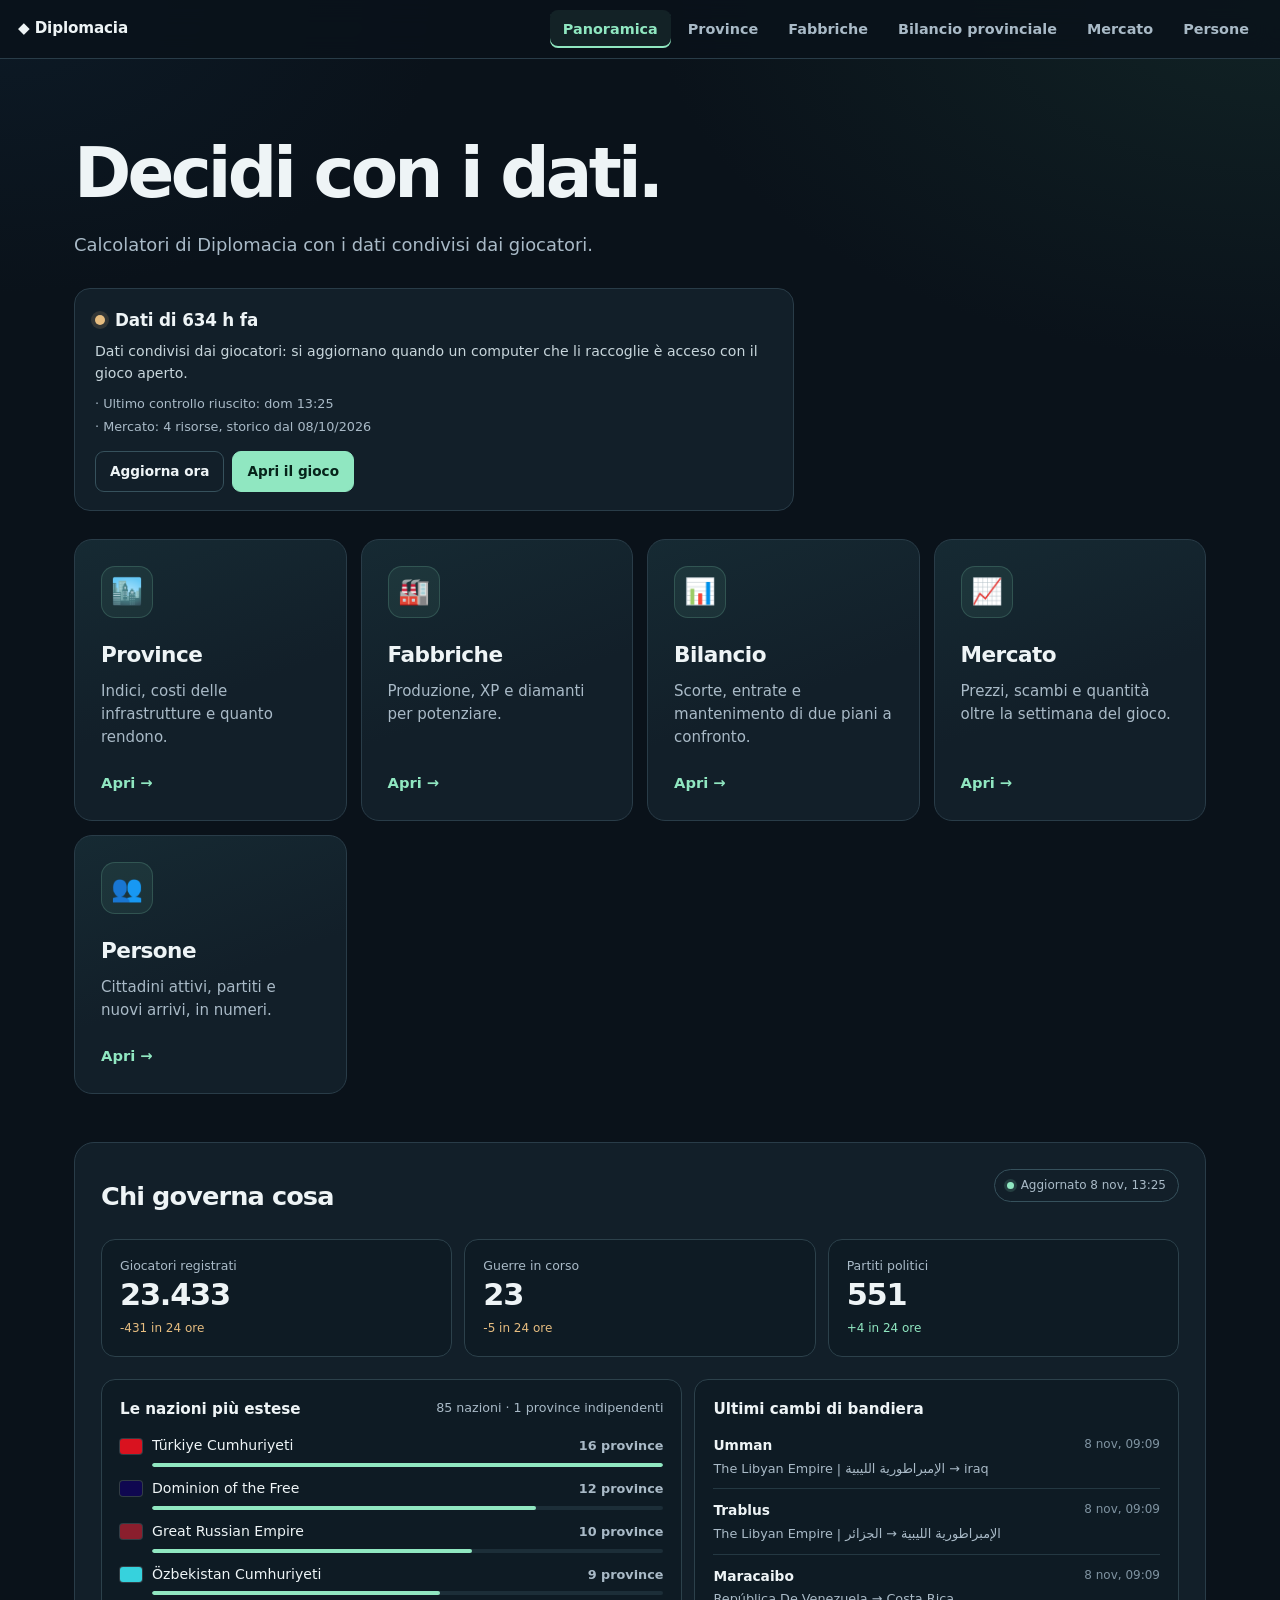
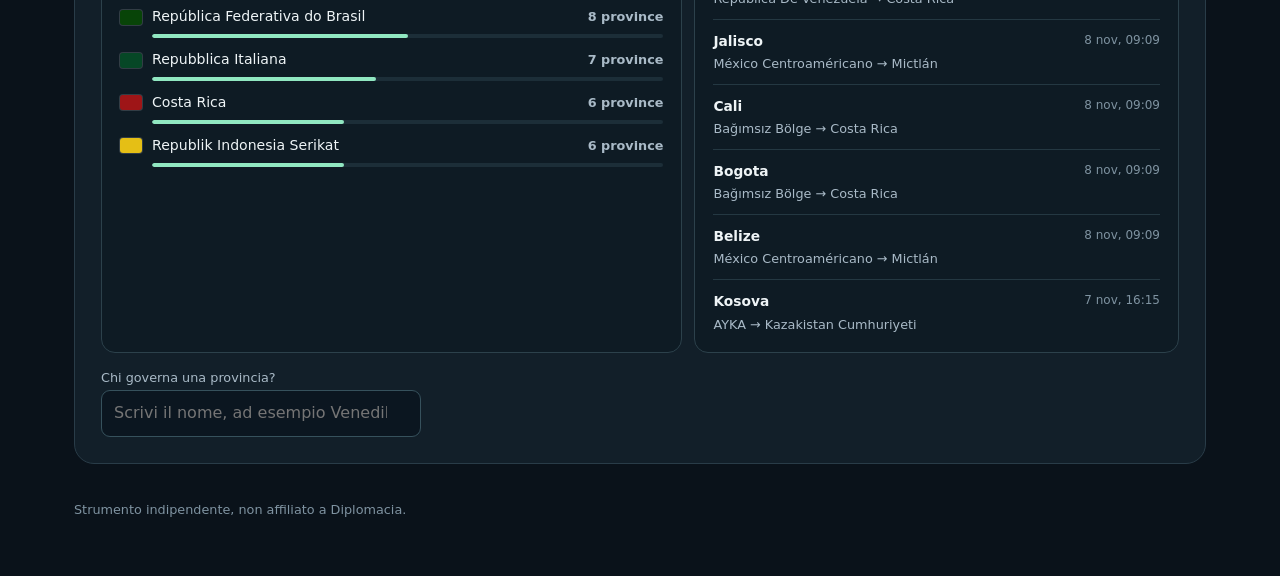
<file: index.html>
<!doctype html>
<html lang="it"><head><meta charset="utf-8"><meta name="viewport" content="width=device-width,initial-scale=1"><meta name="theme-color" content="#0a121a"><title>Diplomacia Calcolatori</title><link rel="stylesheet" href="unified.css"><link rel="stylesheet" href="collector.css"><style>
*{box-sizing:border-box}body{margin:0;background:var(--dip-glow) no-repeat var(--dip-bg);color:var(--dip-text);font-size:16px;line-height:1.55}.wrap{max-width:1180px;margin:auto;padding:64px 24px 56px}h1{font-size:clamp(2.4rem,5.4vw,4.4rem);line-height:1.06;margin:14px 0 20px;letter-spacing:-.055em;font-weight:750}h1 em{font-style:normal;color:var(--dip-accent)}.eyebrow{color:var(--dip-accent);text-transform:uppercase;letter-spacing:.16em;font-size:.7rem;font-weight:750}.lead{font-size:1.12rem;line-height:1.65;color:var(--dip-soft);max-width:640px;margin:0}.grid{display:grid;grid-template-columns:repeat(auto-fit,minmax(230px,1fr));gap:14px;margin-top:28px}.card{position:relative;display:flex;flex-direction:column;min-height:200px;padding:26px;border:1px solid var(--dip-line);border-radius:18px;background:linear-gradient(160deg,#162a33,var(--dip-panel) 55%);text-decoration:none;color:inherit;overflow:hidden}.card::after{content:"";position:absolute;inset:0 0 auto;height:2px;background:linear-gradient(90deg,var(--dip-accent),transparent);opacity:0;transition:opacity .2s}.card:hover,.card:focus-visible{border-color:#4c736c;outline:none}.card:hover::after,.card:focus-visible::after{opacity:1}.card:focus-visible{box-shadow:0 0 0 2px var(--dip-accent)}.icon{display:grid;place-items:center;width:52px;height:52px;border-radius:14px;background:#90e7c112;border:1px solid #90e7c12e;font-size:1.6rem}.card h2{margin:20px 0 8px;font-size:1.35rem;letter-spacing:-.025em}.card p{color:var(--dip-soft);margin:0;font-size:.94rem}.card strong{margin-top:auto;padding-top:22px;color:var(--dip-accent);font-size:.92rem;font-weight:650}.card strong span{display:inline-block;transition:transform .2s}.card:hover strong span{transform:translateX(4px)}.note{display:grid;gap:4px;margin-top:22px;border:1px solid var(--dip-line);border-radius:14px;padding:16px 20px;background:var(--dip-panel-2);color:var(--dip-soft);font-size:.88rem}.note p{margin:0}.note strong{color:var(--dip-text)}#shared-status{color:var(--dip-accent)}footer{margin-top:36px;color:#7f93a1;font-size:.8rem}.after{text-align:center}.world{margin-top:48px;padding:26px;border:1px solid var(--dip-line);border-radius:20px;background:var(--dip-panel)}.world-head{display:flex;justify-content:space-between;align-items:flex-start;gap:16px;flex-wrap:wrap}.world h2{margin:8px 0 0;font-size:1.6rem;letter-spacing:-.035em}.world h3{margin:0 0 14px;font-size:.95rem;display:flex;justify-content:space-between;gap:8px}.world h3 small{color:var(--dip-soft);font-weight:500}.pill{font-size:.75rem;color:var(--dip-soft);border:1px solid var(--dip-line-2);border-radius:999px;padding:6px 12px;white-space:nowrap}.pill::before{content:"";display:inline-block;width:7px;height:7px;margin-right:7px;border-radius:50%;background:var(--dip-accent);box-shadow:0 0 0 3px #90e7c126}.world-stats{display:grid;grid-template-columns:repeat(3,minmax(0,1fr));gap:12px;margin:22px 0}.wtile{padding:16px 18px;border:1px solid #2c414b;border-radius:14px;background:var(--dip-panel-2)}.wtile small{display:block;color:var(--dip-soft);font-size:.78rem}.wtile strong{display:block;font-size:1.9rem;letter-spacing:-.04em;line-height:1.3;font-variant-numeric:tabular-nums}.delta{font-size:.75rem;color:var(--dip-soft)}.delta.up{color:var(--dip-accent)}.delta.down{color:var(--dip-gold)}.world-cols{display:grid;grid-template-columns:1.2fr 1fr;gap:12px}.world-box{padding:18px;border:1px solid #2c414b;border-radius:14px;background:var(--dip-panel-2);min-width:0}.world ol,.world ul{list-style:none;margin:0;padding:0;display:grid;gap:11px}.nrow{display:flex;align-items:center;gap:10px;font-size:.88rem}.nname{flex:1;min-width:0;overflow:hidden;text-overflow:ellipsis;white-space:nowrap}.nrow b{font-weight:600;color:var(--dip-soft);font-size:.8rem;font-variant-numeric:tabular-nums;white-space:nowrap}.nbar{height:4px;margin:6px 0 0 32px;border-radius:4px;background:#1c2e38;overflow:hidden}.nbar span{display:block;height:100%;border-radius:4px;background:var(--dip-accent)}.flag{width:22px;height:15px;flex:none;border-radius:3px;object-fit:cover;box-shadow:0 0 0 1px #ffffff26;background:#2c414b}.flag.dot{display:inline-block}#world-changes li{display:grid;grid-template-columns:1fr auto;gap:2px 10px;font-size:.86rem;padding-bottom:10px;border-bottom:1px solid #243842}#world-changes li:last-child{border:0;padding:0}#world-changes span{grid-column:1;color:var(--dip-soft);font-size:.8rem}#world-changes time{grid-row:1;grid-column:2;color:#7f93a1;font-size:.75rem}#world-changes .empty{display:block;color:var(--dip-soft);font-size:.85rem;border:1px dashed #3b525e;border-radius:10px;padding:14px}.world-find{margin-top:12px;display:grid;grid-template-columns:minmax(0,320px) 1fr;gap:12px;align-items:center}.world-find input{font:inherit;width:100%;min-height:44px;padding:10px 12px;border-radius:9px;border:1px solid var(--dip-line-2);background:var(--dip-field);color:var(--dip-text)}.world-find input:focus-visible{outline:2px solid var(--dip-accent);outline-offset:2px}#world-owner{display:flex;align-items:center;gap:8px;flex-wrap:wrap;font-size:.9rem;color:var(--dip-soft)}#world-owner b{color:var(--dip-text)}.muted{color:var(--dip-soft)}.world-foot{margin:16px 0 0;font-size:.78rem;color:#7f93a1}.world.loading .world-cols,.world.loading .world-find{opacity:.45}@media(max-width:760px){.world{padding:18px}.world-stats{grid-template-columns:1fr 1fr 1fr;gap:8px}.wtile{padding:12px}.wtile strong{font-size:1.25rem}.world-cols,.world-find{grid-template-columns:1fr}}@media(max-width:420px){.world-stats{grid-template-columns:1fr}}
@media(max-width:600px){.wrap{padding:40px 16px 40px}.grid{margin-top:34px}.card{min-height:0}}@media(prefers-reduced-motion:reduce){.card::after,.card strong span{transition:none}}
</style></head><body><nav class="unified-nav" aria-label="Sezioni Diplomacia"><a href="index.html" aria-current="page">Panoramica</a><a href="province.html">Province</a><a href="fabbriche.html">Fabbriche</a><a href="bilancio.html">Bilancio provinciale</a><a href="mercato.html">Mercato</a><a href="persone-numeri.html">Persone</a></nav><main class="wrap"><h1>Decidi con i dati.</h1><p class="lead">Calcolatori di Diplomacia con i dati condivisi dai giocatori.</p><section id="collector" class="collector" aria-live="polite" style="margin-top:28px;max-width:720px"><div class="c-head"><span class="c-dot"></span><strong class="c-title">Controllo…</strong></div><p class="c-text"></p><ul class="c-facts"></ul><div class="c-actions"><button class="c-sync" type="button">Aggiorna ora</button><button class="c-open" type="button" hidden>Apri il gioco</button></div></section><div class="grid"><a class="card" href="province.html"><div class="icon">🏙️</div><h2>Province</h2><p>Indici, costi delle infrastrutture e quanto rendono.</p><strong>Apri <span>→</span></strong></a><a class="card" href="fabbriche.html"><div class="icon">🏭</div><h2>Fabbriche</h2><p>Produzione, XP e diamanti per potenziare.</p><strong>Apri <span>→</span></strong></a><a class="card" href="bilancio.html"><div class="icon">📊</div><h2>Bilancio</h2><p>Scorte, entrate e mantenimento di due piani a confronto.</p><strong>Apri <span>→</span></strong></a><a class="card" href="mercato.html"><div class="icon">📈</div><h2>Mercato</h2><p>Prezzi, scambi e quantità oltre la settimana del gioco.</p><strong>Apri <span>→</span></strong></a><a class="card" href="persone-numeri.html"><div class="icon">👥</div><h2>Persone</h2><p>Cittadini attivi, partiti e nuovi arrivi, in numeri.</p><strong>Apri <span>→</span></strong></a></div><section class="world loading" id="world" aria-labelledby="world-title"><div class="world-head"><div><h2 id="world-title">Chi governa cosa</h2></div><span class="pill" id="world-time" aria-live="polite">Leggo i dati pubblici…</span></div><div class="world-stats" id="world-stats"></div><div class="world-cols"><div class="world-box"><h3>Le nazioni più estese <small id="world-nation-count"></small></h3><ol id="world-nations"></ol></div><div class="world-box"><h3>Ultimi cambi di bandiera</h3><ul id="world-changes"></ul></div></div><div class="world-find"><label><span class="muted" style="font-size:.8rem">Chi governa una provincia?</span><input id="world-search" list="world-provinces" placeholder="Scrivi il nome, ad esempio Venedik" autocomplete="off"></label><datalist id="world-provinces"></datalist><p id="world-owner" aria-live="polite"></p></div></section><footer>Strumento indipendente, non affiliato a Diplomacia.</footer></main><script src="sito.js"></script><script src="public-world.js"></script><script src="status-ui.js"></script><script src="public-world-ui.js"></script></body></html>
</file>
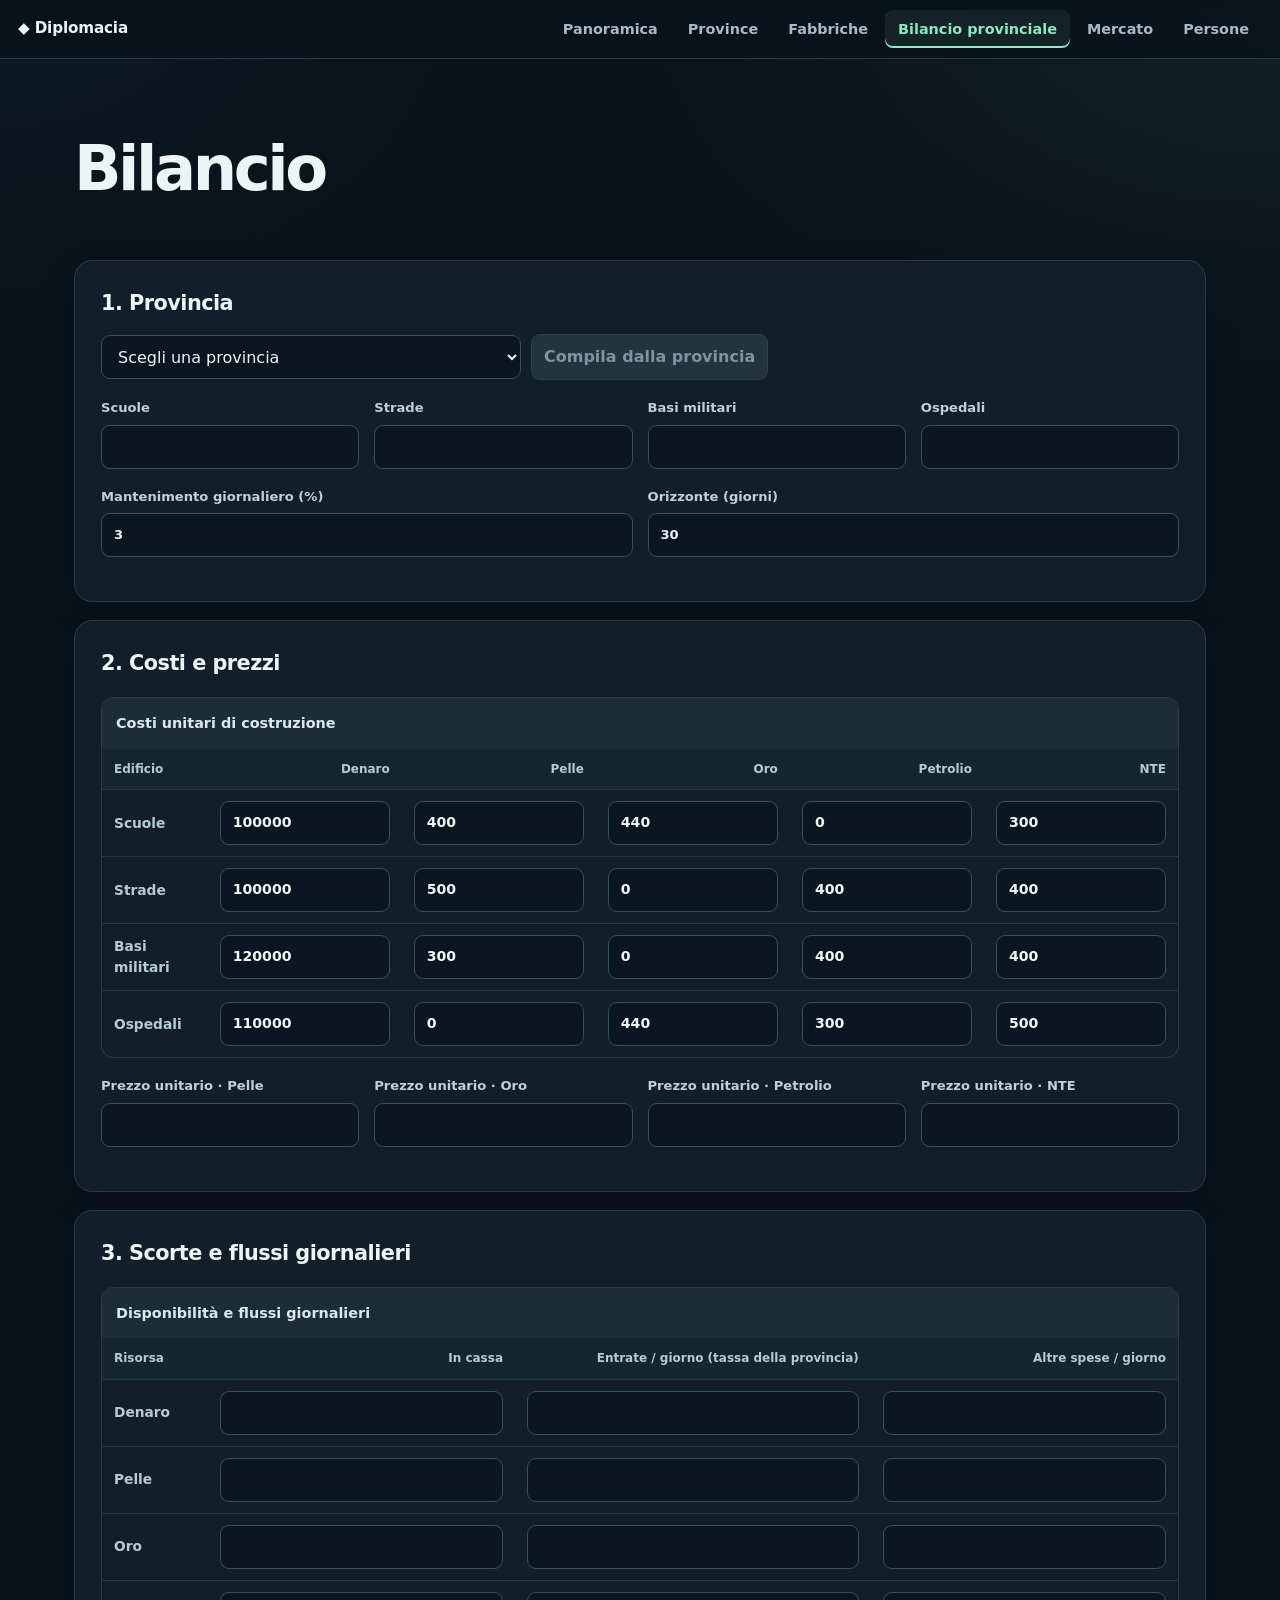
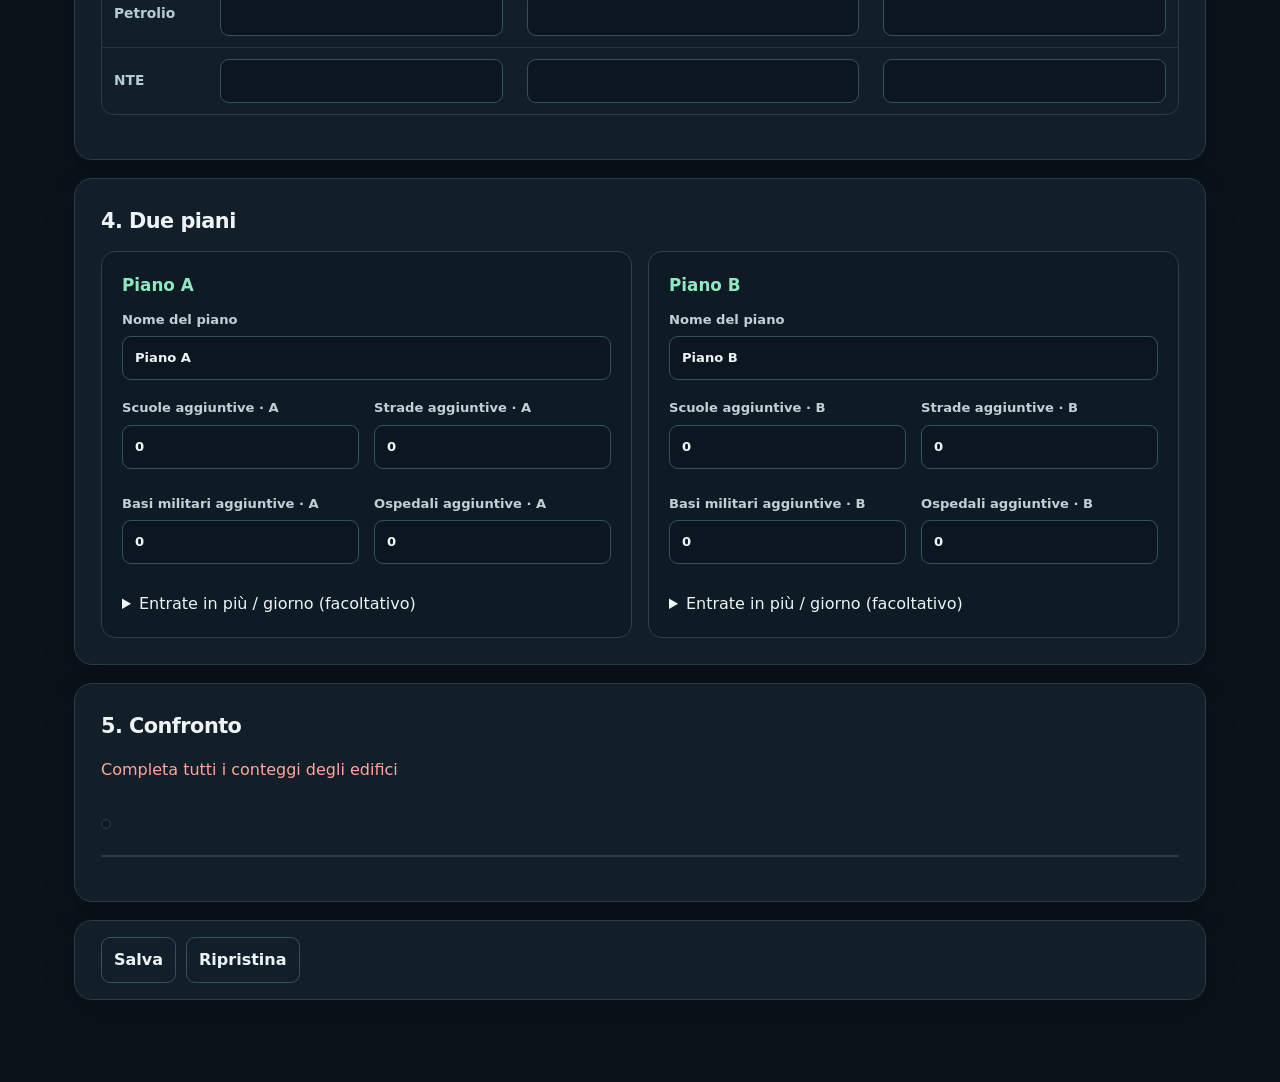
<file: bilancio.html>
<!doctype html><html lang="it"><head><meta charset="utf-8"><meta name="viewport" content="width=device-width,initial-scale=1"><title>Bilancio · Diplomacia</title><link rel="stylesheet" href="unified.css"><link rel="stylesheet" href="bilancio.css"></head><body>
<nav class="unified-nav" aria-label="Sezioni Diplomacia"><a href="index.html">Panoramica</a><a href="province.html">Province</a><a href="fabbriche.html">Fabbriche</a><a href="bilancio.html" aria-current="page">Bilancio provinciale</a><a href="mercato.html">Mercato</a><a href="persone-numeri.html">Persone</a></nav>
<main><header><h1>Bilancio</h1></header>
<section><h2>1. Provincia</h2><div class="pick"><select id="province" aria-label="Provincia"><option value="">Scegli una provincia</option></select><button id="load-province" type="button">Compila dalla provincia</button></div><p id="source" class="muted" role="status"></p><div id="counts" class="fields"></div><div class="fields"><label>Mantenimento giornaliero (%)<input id="rate" type="number" min="0" max="100" step="0.1" value="3"></label><label>Orizzonte (giorni)<input id="days" type="number" min="1" max="3650" step="1" value="30"></label></div></section>
<section><h2>2. Costi e prezzi</h2><div class="table-wrap"><table id="costs"><caption>Costo di un edificio</caption></table></div><div id="prices" class="fields"></div><p id="price-note" class="muted"></p><input id="price-source" type="hidden"></section>
<section><h2>3. Scorte e flussi giornalieri</h2><div class="table-wrap"><table id="finance"><caption>Altre uscite: escluso il mantenimento degli edifici</caption></table></div><button id="zero-flows" type="button" hidden></button></section>
<section><h2>4. Due piani</h2><div id="plans" class="plan-grid"></div></section>
<section id="results" aria-live="polite"><h2>5. Confronto</h2><p id="error" role="alert"></p><div id="summary" class="plan-grid"></div><div class="compare-tabs" id="compare-tabs" aria-label="Mostra"></div><div class="table-wrap"><table id="compare"></table></div></section>
<section class="save-row"><button id="save" type="button">Salva</button> <button id="restore" type="button">Ripristina</button><span id="save-status" role="status"></span></section>
</main><script src="sito.js"></script><script type="module" src="bilancio.js"></script></body></html>
</file>
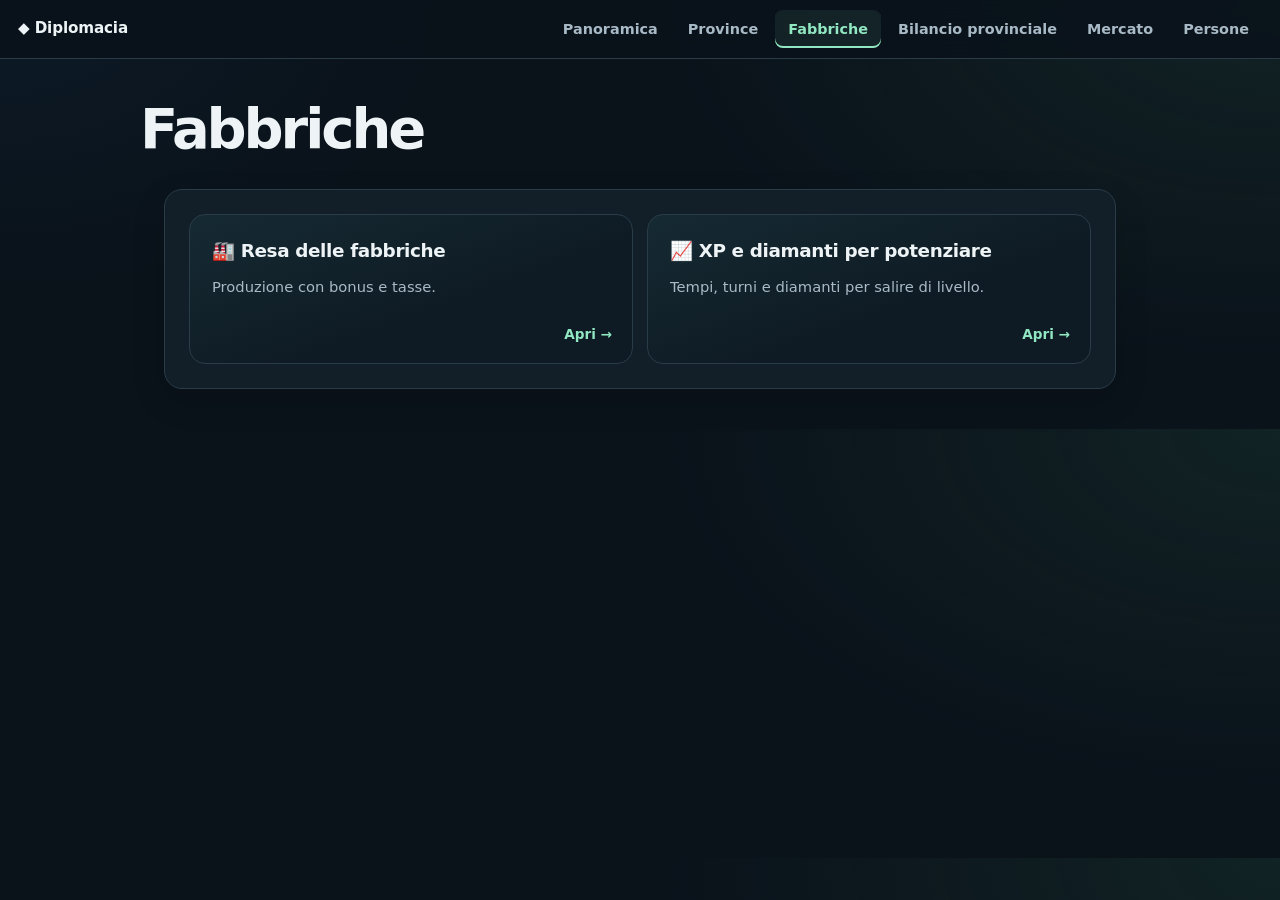
<file: fabbriche.html>
<!DOCTYPE html>
<html lang="it"><head><meta charset="utf-8"/><meta content="width=device-width,initial-scale=1" name="viewport"/><meta content="#0a121a" name="theme-color"/><title>Fabbriche · Diplomacia Calcolatori</title><link rel="stylesheet" href="unified.css"><style>:root{font-family:system-ui,-apple-system,sans-serif;color-scheme:dark}*{box-sizing:border-box}body{margin:0;background:#0b1220;color:#eef2ff}header{background:#111c31;padding:22px 18px;border-bottom:1px solid #29364d}h1{font-size:1.5rem;margin:0}p{color:#aebbd0}main{max-width:950px;margin:auto;padding:18px;display:grid;gap:16px}.card{background:#142138;border:1px solid #2c3e58;border-radius:17px;padding:18px}h2{font-size:1.1rem;margin:0 0 16px}.fields{display:grid;grid-template-columns:repeat(auto-fit,minmax(145px,1fr));gap:13px}label{display:flex;flex-direction:column;gap:6px;color:#b8c5d8;font-size:.88rem}input,select{width:100%;border:1px solid #40516c;border-radius:10px;background:#0b1628;color:white;padding:11px;font:inherit}input[type=checkbox]{width:auto;transform:scale(1.25)}.check{display:flex;align-items:center;gap:12px;margin-top:15px}.check label{display:inline}.hero{display:grid;grid-template-columns:repeat(auto-fit,minmax(180px,1fr));gap:12px}.stat{background:#0b1628;padding:17px;border-radius:12px}.stat small{color:#aebbd0}.stat strong{display:block;font-size:2rem;margin-top:5px;color:#73e2b6}table{width:100%;border-collapse:collapse}td{padding:11px 5px;border-bottom:1px solid #2b3b53}td:last-child{text-align:right;font-variant-numeric:tabular-nums}button{background:#346be6;color:white;border:0;border-radius:10px;padding:12px 16px;font:inherit;cursor:pointer}.muted{font-size:.82rem;color:#9aabc3}.actions{display:flex;gap:10px;flex-wrap:wrap}.province-development{display:grid;grid-template-columns:1fr 1fr;gap:10px;grid-column:1/-1}.province-development input[readonly]{color:#73e2b6;background:#10273a;font-weight:700}.good{color:#73e2b6}.bad{color:#f8a39b}@media(max-width:500px){header{padding:18px}main{padding:12px}.card{padding:14px}}.home-buttons{display:grid;grid-template-columns:repeat(auto-fit,minmax(240px,1fr));gap:14px}.home-button{min-height:150px;text-align:left;padding:22px;border:1px solid #46618b;border-radius:16px;background:#1c3153}.home-button b{display:block;font-size:1.15rem;margin-bottom:10px}.home-button span{color:#b7c8df}.back{margin-bottom:10px;background:#273a59}.hidden{display:none!important}.notice{padding:12px;border:1px solid #7d6840;border-radius:10px;background:#332d1f;color:#f4dfb2}.screen-title{margin:0 0 10px}@media(max-width:500px){.home-button{min-height:120px}}
/* Navigazione nativa: funziona anche se il JavaScript del calcolatore non parte. */
#productionScreen,#growthScreen,#productionRemainder{display:none}
#productionScreen:target,#growthScreen:target{display:block}
body:has(#productionScreen:target) #productionRemainder{display:grid;gap:16px}
body:has(#productionScreen:target) #homeScreen,body:has(#growthScreen:target) #homeScreen{display:none}
.home-button{display:block;text-decoration:none;color:#eef2ff;cursor:pointer}
.back{display:inline-block;text-decoration:none;color:#eef2ff;cursor:pointer}
.home-button:hover,.back:hover{filter:brightness(1.18)}

/* Modalità essenziale, dettagli espandibili */
details.fold{margin-top:16px;border:1px solid #395273;border-radius:13px;background:#101d32;overflow:hidden}
details.fold>summary{padding:15px 17px;cursor:pointer;font-weight:700;color:#e6f0ff;list-style:none;display:flex;justify-content:space-between;align-items:center}
details.fold>summary::-webkit-details-marker{display:none}
details.fold>summary:after{content:'＋';font-size:1.2rem;color:#8db7ff}
details.fold[open]>summary:after{content:'−'}
details.fold[open]>summary{border-bottom:1px solid #395273}
details.fold>.fold-content{padding:16px}
#growthScreen .hero{grid-template-columns:repeat(auto-fit,minmax(175px,1fr))}
#growthScreen .stat strong{font-size:1.55rem}
#growthScreen .primary-stats .stat:first-child{border:1px solid #3e8c79}
#growthScreen .card .card{background:#172640}
#growthScreen .simple-note{font-size:.87rem;color:#afc2dd;margin:8px 0 15px}
#growthScreen .advanced-inputs{margin-top:10px}
@media(max-width:500px){#growthScreen .hero{grid-template-columns:repeat(2,minmax(0,1fr))}#growthScreen .stat{padding:12px}#growthScreen .stat strong{font-size:1.28rem;overflow-wrap:anywhere}}
</style><link rel="stylesheet" href="fabbriche-design.css"></head><body><nav class="unified-nav" aria-label="Sezioni Diplomacia"><a href="index.html">Panoramica</a><a href="province.html">Province</a><a href="fabbriche.html" aria-current="page">Fabbriche</a><a href="bilancio.html">Bilancio provinciale</a><a href="mercato.html">Mercato</a><a href="persone-numeri.html">Persone</a></nav><header><h1>Fabbriche</h1></header><main><section class="card" id="homeScreen"><div class="home-buttons"><a class="home-button" href="#productionScreen"><b>🏭 Resa delle fabbriche</b><span>Produzione con bonus e tasse.</span></a><a class="home-button" href="#growthScreen"><b>📈 XP e diamanti per potenziare</b><span>Tempi, turni e diamanti per salire di livello.</span></a></div></section><div class="view-panel" id="productionScreen"><a class="back" href="#homeScreen">← Menu principale</a><h2 class="screen-title">🏭 Resa delle fabbriche</h2><section class="card"><h2>Fabbrica</h2><div class="fields"><label>Risorsa<select id="resource"><option value="gold">🪙 Oro</option><option value="leather">🧥 Pelli</option><option value="oil">🛢️ Petrolio</option><option value="nte">⚗️ NTE</option><option value="diamonds">💎 Diamanti</option></select></label><label>Livello fabbrica<input id="factory" min="1" type="number" value="54"/></label><label>Bonus provincia (%)<input id="province" step="0.1" type="number" value="10"/></label><div class="province-development"><label>Livello sviluppo provincia (11 = 10+)<input id="development" max="11" min="0" type="number" value="5"/></label><label>Bonus sviluppo derivante<input aria-live="polite" id="developmentBonus" readonly="" type="text" value="+10%"/></label></div><label>Editto (%)<input id="edict" step="0.1" type="number" value="3"/></label><label>Tasse (%)<input id="tax" step="0.1" type="number" value="7"/></label><label>Salario produzione (%)<input id="salary" max="100" min="0" step="1" type="number" value="100"/></label></div><div class="check"><input checked="" id="scribes" type="checkbox"/><label for="scribes">Bonus Scribi attivo</label></div></section><section class="card"><h2>Personaggio</h2><div class="fields"><label>Livello giocatore<input id="player" min="1" type="number" value="68"/></label><label>Livello scienziato<input id="scientist" min="0" type="number" value="151"/></label><label>Esperto fiscale (%)<input id="expert" max="100" min="0" step="0.1" type="number" value="15"/></label></div></section><section class="card"><h2>Risultato stimato</h2><div class="hero"><div class="stat"><small>Produzione totale stimata</small><strong id="total">—</strong></div><div class="stat"><small>Quota del lavoratore</small><strong id="worker">—</strong></div><div class="stat"><small>Produzione base</small><strong id="base">—</strong></div></div><p class="muted">Il salario percentuale riduce la quota del lavoratore; la produzione complessiva è mostrata separatamente. Per gli stipendi fissi in denaro, confronta la produzione totale.</p></section></div><div class="view-panel" id="growthScreen"><a class="back" href="#homeScreen">← Menu principale</a><section class="card" id="simulator"><h2>📈 XP e potenziamento fabbrica</h2><p class="muted">Scegli fabbrica, livelli e lavoratori: i risultati si aggiornano da soli.</p><h3 class="subheading">1. Imposta il potenziamento</h3><div class="fields"><label>Tipo di fabbrica<select id="simResource"><option value="gold">🪙 Oro</option><option value="leather">🧥 Pelli</option><option value="oil">🛢️ Petrolio</option><option value="nte">⚗️ NTE</option><option value="diamonds">💎 Diamanti</option></select></label><label>Livello attuale<input id="simStart" max="199" min="1" type="number" value="50"/></label><label>Livello obiettivo<input id="simTarget" max="200" min="2" type="number" value="60"/></label><label>XP attuali della fabbrica<input id="simXP" min="0" placeholder="Automatici dal livello" type="number"/></label><label>Giocatori Premium<input id="simPremium" max="10000" min="0" type="number" value="5"/></label><label>Giocatori non Premium<input id="simFree" max="10000" min="0" type="number" value="10"/></label></div><details class="fold"><summary>⚙️ Opzioni avanzate dei lavoratori (salute e HP)</summary><div class="fold-content"><div class="fields advanced-inputs"><label>Salute Premium<select id="simPremHealth"><option value="3">0–3: +3 HP/6 min</option><option value="4">4–6: +4 HP/6 min</option><option selected="" value="5">7–9: +5 HP/6 min</option><option value="6">10: +6 HP/6 min</option><option value="7">Oltre 10: +7 HP/6 min</option></select></label><label>Salute non Premium<select id="simFreeHealth"><option value="3">0–3: +3 HP/6 min</option><option value="4">4–6: +4 HP/6 min</option><option selected="" value="5">7–9: +5 HP/6 min</option><option value="6">10: +6 HP/6 min</option><option value="7">Oltre 10: +7 HP/6 min</option></select></label><label>HP iniziali Premium<input id="simPremHP" max="100" min="0" type="number" value="0"/></label><label>HP iniziali non Premium<input id="simFreeHP" max="100" min="0" type="number" value="0"/></label><label>Minuti tra due turni Premium<input id="simInterval" max="1440" min="1" type="number" value="10"/></label><label>XP alla fabbrica per turno<input id="simXpTurn" min="1" type="number" value="100"/></label><label>HP ridati da una pillola<input id="simHpPill" max="100" min="0.01" step="any" type="number" value="1"/></label></div><div class="fields" style="margin-top:12px"><label>XP obiettivo totali (facoltativo, dato reale)<input id="simTargetXP" min="0" placeholder="Calcolo automatico" type="number"/></label></div><p class="muted">Le soglie XP sono cumulative. Gli XP attuali possono essere inseriti manualmente per una simulazione più precisa; lasciando il campo vuoto viene usata la soglia del livello precedente.</p><p class="muted">I Premium possono lavorare ogni 10 minuti e acquistano solo gli HP mancanti: 1 pillola = 1 HP, 5 pillole = 1 diamante. I non Premium lavorano appena raggiungono 100 HP, con massimo 100 HP. Il primo turno Premium è considerato disponibile all’avvio della simulazione; i successivi richiedono almeno 10 minuti. Le pillole si usano soltanto al momento del turno disponibile.</p><div class="notice" id="simXpWarning">Le soglie XP cambiano automaticamente: Oro, Pelli, Petrolio e NTE usano la curva risorse; Diamanti usa la curva specifica (coefficiente 25.000/3). Ogni turno assegna 100 XP alla fabbrica.</div></div></details><p class="bad" id="simError" role="status"></p><h3>2. Risultato</h3><div class="hero primary-stats"><div class="stat"><small>Tempo per l'obiettivo</small><strong id="simTime">—</strong></div><div class="stat"><small>Turni necessari</small><strong id="simJobs">—</strong></div><div class="stat"><small>Diamanti pillole totali</small><strong id="simPillDiamonds">—</strong></div><div class="stat"><small>Diamanti potenziamenti</small><strong id="simUpgradeDiamonds">—</strong></div><div class="stat"><small>Diamanti per Premium</small><strong id="simPerPremium">—</strong></div><div class="stat"><small>XP mancanti</small><strong id="simMissing">—</strong></div></div><section class="card" style="margin-top:18px;border:1px solid #3b5276"><h2>🏭 Quanto aumenta la produzione?</h2><p class="muted">Confronto della resa per turno prima e dopo il potenziamento.</p><details class="fold"><summary>⚙️ Personalizza bonus, tasse e parametri di resa</summary><div class="fold-content"><div class="fields"><label>Livello giocatore<input id="yieldPlayer" min="1" type="number" value="68"/></label><label>Livello scienziato<input id="yieldScientist" min="0" type="number" value="151"/></label><label>Bonus provincia (%)<input id="yieldProvince" step="0.1" type="number" value="10"/></label><label>Sviluppo provincia (0–10, 11 = 10+)<input id="yieldDevelopment" max="11" min="0" type="number" value="5"/></label><label>Editto (%)<input id="yieldEdict" step="0.1" type="number" value="3"/></label><label>Tasse (%)<input id="yieldTax" step="0.1" type="number" value="7"/></label><label>Esperto fiscale (%)<input id="yieldExpert" max="100" min="0" step="0.1" type="number" value="15"/></label><label>Quota salario lavoratore (%)<input id="yieldSalary" max="100" min="0" type="number" value="100"/></label></div><div class="check"><input checked="" id="yieldScribes" type="checkbox"/><label for="yieldScribes">Bonus Scribi attivo</label></div><div class="actions"><button id="yieldSync" type="button">Importa parametri dalla Resa delle fabbriche</button></div><table><tbody id="yieldDetails"></tbody></table><p class="muted">La resa è una <b>stima</b> basata sul modello empirico del calcolatore di produzione. Non è la quantità di XP: gli XP alla fabbrica restano 100 per turno. La stima mantiene invariati giocatore, bonus, provincia, tasse e stipendio tra prima e dopo.</p></div></details><p class="bad" id="yieldError" role="status"></p><div class="hero"><div class="stat"><small>Produzione attuale / turno</small><strong id="yieldBefore">—</strong></div><div class="stat"><small>Produzione dopo potenziamento / turno</small><strong id="yieldAfter">—</strong></div><div class="stat"><small>Aumento per turno</small><strong id="yieldDelta">—</strong></div><div class="stat"><small>Aumento percentuale</small><strong id="yieldPercent">—</strong></div></div></section><details class="fold"><summary>📋 Mostra tutti i dettagli del calcolo</summary><div class="fold-content"><table><tbody id="simDetails"></tbody></table><p class="muted" id="simNotes"></p></div></details><p class="simple-note">Vuoi sapere come sono stati calcolati i risultati? Apri «Mostra tutti i dettagli del calcolo».</p><div class="actions"><button id="simCopy" type="button">Copia simulazione</button><button id="simReset" type="button">Ripristina simulatore</button></div></section></div><div class="view-panel" id="productionRemainder"><details class="fold"><summary>Mostra dettagli, confronto e verifiche</summary><div class="fold-content"><section class="card"><h2>Scaletta di calcolo</h2><table><tbody id="steps"></tbody></table></section><section class="card"><h2>Confronta con Diplomacia</h2><div class="fields"><label>Produzione reale osservata<input id="actual" min="0" placeholder="Inserisci il valore" type="number"/></label><label>Confronta con<select id="compare"><option value="total">Produzione totale</option><option value="worker">Quota lavoratore</option></select></label></div><p id="difference">Inserisci il valore reale per calcolare lo scostamento.</p><div class="actions"><button id="save">Salva questa verifica</button><button id="reset" type="button">Ripristina parametri</button></div><p class="muted" id="saved"></p></section><section class="card"><h2>Verifiche salvate</h2><div class="muted" id="history">Nessuna verifica salvata.</div><div class="actions"><button id="export" type="button">Esporta verifiche CSV</button><button id="clear" type="button">Cancella verifiche</button></div></section><p class="muted">Sviluppo: +3% per livello sui diamanti, +2% per livello sulle altre risorse (fascia 10+: 40% sui diamanti e 30% sulle risorse; livello massimo della fabbrica 200). Modello empirico costruito su osservazioni di gioco, non affiliato a Diplomacia. Arrotondamenti e bonus interni possono creare piccoli scostamenti. Dati salvati solo nel browser.</p></div></details></div></main><script src="sito.js"></script><script src="fabbriche.js"></script></body></html>
</file>
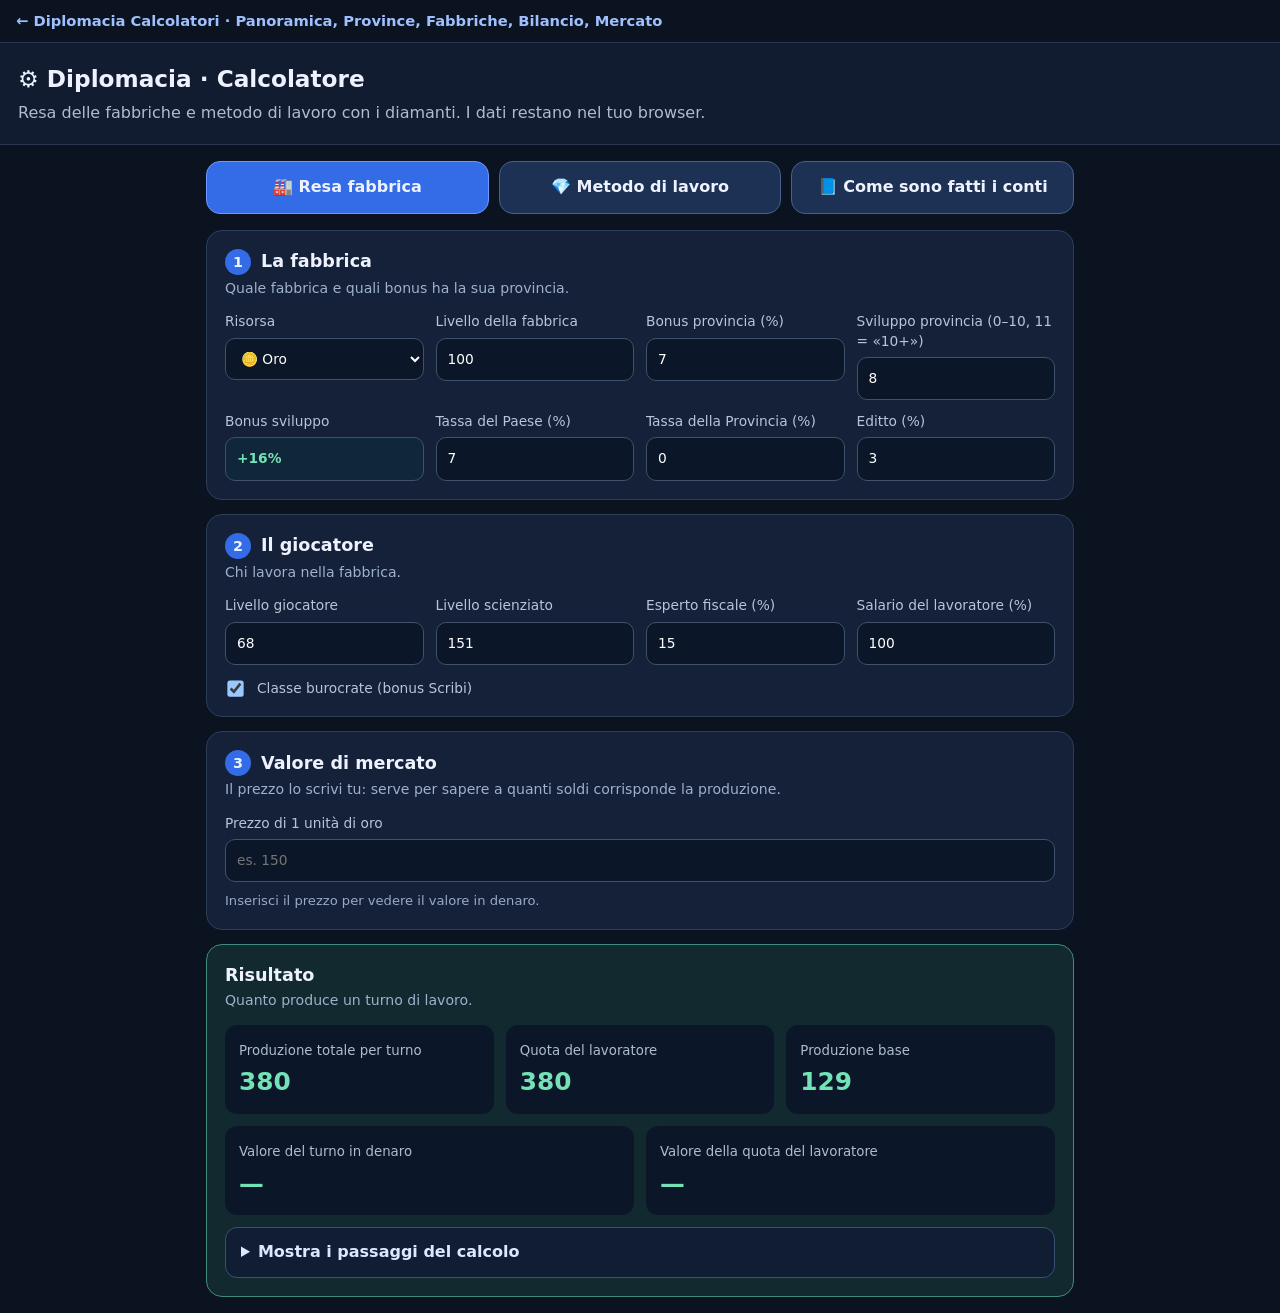
<file: lavoro.html>
<!DOCTYPE html>
<html lang="it"><head><meta charset="utf-8"/><meta name="viewport" content="width=device-width,initial-scale=1"/><meta name="theme-color" content="#111827"/><title>Resa e lavoro · Diplomacia Calcolatori</title><meta name="description" content="Resa delle fabbriche, metodo di lavoro in diamanti e risorse, orario settimanale e spiegazione dei conti."><meta property="og:type" content="website"><meta property="og:title" content="Resa e lavoro · Diplomacia Calcolatori"><meta property="og:description" content="Resa delle fabbriche, lavoro in diamanti e risorse, orario settimanale. Tutti i conti spiegati."><meta property="og:url" content="https://matteopox92-ai.github.io/diplomacia/lavoro.html"><meta name="robots" content="index,follow"><style>
:root{font-family:system-ui,-apple-system,sans-serif;color-scheme:dark}*{box-sizing:border-box}body{margin:0;background:#0b1220;color:#eef2ff;line-height:1.4}
header{background:#111c31;padding:20px 18px;border-bottom:1px solid #29364d}h1{font-size:1.45rem;margin:0}header p{margin:6px 0 0;color:#aebbd0}
.tabs{display:flex;gap:10px;max-width:900px;margin:16px auto 0;padding:0 16px}.tab{flex:1;min-width:0;text-align:center;text-decoration:none;color:#eef2ff;background:#1c3153;border:1px solid #46618b;border-radius:14px;padding:14px 10px;font-weight:700}.tab.on{background:#346be6;border-color:#6f97ff}
main{max-width:900px;margin:auto;padding:16px}.page{display:none;gap:14px}.tabs{flex-wrap:wrap}.tab{flex-basis:30%}.page.on{display:grid}
.card{background:#142138;border:1px solid #2c3e58;border-radius:16px;padding:18px}
.card h2{font-size:1.1rem;margin:0 0 4px;display:flex;align-items:center;gap:10px}.card .hint{margin:0 0 14px;color:#9fb1cb;font-size:.88rem}
.n{display:inline-flex;align-items:center;justify-content:center;width:26px;height:26px;border-radius:50%;background:#346be6;font-size:.9rem;flex:none}
.fields{display:grid;grid-template-columns:repeat(auto-fit,minmax(170px,1fr));gap:12px}label{display:flex;flex-direction:column;gap:6px;color:#b8c5d8;font-size:.86rem}
label small{color:#8396b2;font-size:.76rem}
input,select{width:100%;border:1px solid #40516c;border-radius:10px;background:#0b1628;color:#fff;padding:11px;font:inherit}input[readonly]{color:#73e2b6;background:#10273a;font-weight:700}input[type=checkbox]{width:auto;transform:scale(1.25)}
.check{display:flex;align-items:center;gap:12px;margin-top:14px;color:#d3def0;font-size:.92rem}
.result{border-color:#3e8c79;background:#122a2f}.hero{display:grid;grid-template-columns:repeat(auto-fit,minmax(190px,1fr));gap:12px}
.stat{background:#0b1628;padding:14px;border-radius:12px}.stat small{color:#aebbd0}.stat strong{display:block;font-size:1.55rem;margin-top:4px;color:#73e2b6;overflow-wrap:anywhere}
.big{font-size:1.05rem;color:#eaf3ff;margin:0 0 14px}.big b{color:#73e2b6}
.warn{padding:12px;border:1px solid #7d6840;border-radius:10px;background:#332d1f;color:#f4dfb2;font-size:.88rem;margin-top:12px}.warn[hidden]{display:none}
table{width:100%;border-collapse:collapse}td,th{padding:10px 6px;border-bottom:1px solid #2b3b53;text-align:right;font-variant-numeric:tabular-nums}td:first-child,th:first-child{text-align:left}th{color:#9fb4d4;font-size:.8rem;font-weight:600}tr.diff td{background:#0f2b2a;font-weight:700}
table.plan td{text-align:left;vertical-align:top}table.plan td:first-child{white-space:nowrap;font-weight:700;color:#cfe0ff;width:1%}
.prop{background:#0f1d33;border:1px solid #3a557c;border-radius:14px;padding:16px;margin-top:14px}.prop h3{margin:0 0 4px;font-size:1.02rem;color:#cfe0ff}.prop p{margin:0 0 10px;color:#a9bbd6;font-size:.88rem}
.tag{display:inline-block;background:#1c3153;border:1px solid #46618b;border-radius:999px;padding:3px 10px;font-size:.78rem;margin:2px 4px 2px 0;color:#d3def0}
.scroll{overflow:auto}ol.steps{margin:0 0 6px;padding-left:20px;color:#d3def0;font-size:.92rem}ol.steps li{margin-bottom:8px}h3.sub{font-size:.98rem;margin:16px 0 8px;color:#cfe0ff}details{margin-top:12px;border:1px solid #395273;border-radius:12px;background:#101d32}summary{padding:13px 15px;cursor:pointer;font-weight:600;color:#dbe8ff}details>div{padding:0 15px 15px}
.muted{font-size:.82rem;color:#9aabc3}details ul{margin:8px 0 0;padding-left:18px;color:#c3d0e6;font-size:.88rem}details li{margin-bottom:6px}
@media(max-width:520px){.tab{flex-basis:100%}main{padding:12px}.card{padding:14px}.stat strong{font-size:1.3rem}th,td{padding:8px 4px;font-size:.85rem}}
</style></head><body><div style="background:#0b1220;border-bottom:1px solid #29364d;padding:10px max(16px,env(safe-area-inset-left,0px))"><a href="index.html" style="color:#9fc0ff;text-decoration:none;font-size:.92rem;font-weight:600">← Diplomacia Calcolatori · Panoramica, Province, Fabbriche, Bilancio, Mercato</a></div>
<header><h1>⚙️ Diplomacia · Calcolatore</h1><p>Resa delle fabbriche e metodo di lavoro con i diamanti. I dati restano nel tuo browser.</p></header>
<nav class="tabs"><a class="tab" id="tabResa" href="#resa">🏭 Resa fabbrica</a><a class="tab" id="tabMetodo" href="#metodo">💎 Metodo di lavoro</a><a class="tab" id="tabConti" href="#conti">📘 Come sono fatti i conti</a></nav>
<main>

<!-- ============ PAGINA 1: RESA FABBRICA ============ -->
<div class="page" id="pageResa">
<section class="card"><h2><span class="n">1</span>La fabbrica</h2><p class="hint">Quale fabbrica e quali bonus ha la sua provincia.</p>
<div class="fields">
<label>Risorsa<select id="resource"><option value="gold">🪙 Oro</option><option value="leather">🧥 Pelli</option><option value="oil">🛢️ Petrolio</option><option value="nte">⚗️ NTE</option><option value="diamonds">💎 Diamanti</option></select></label>
<label>Livello della fabbrica<input id="factory" min="1" type="number" value="100"/></label>
<label>Bonus provincia (%)<input id="province" step="0.1" type="number" value="7"/></label>
<label>Sviluppo provincia (0–10, 11 = «10+»)<input id="development" max="11" min="0" type="number" value="8"/></label>
<label>Bonus sviluppo<input id="developmentBonus" readonly type="text"/></label>
<label>Tassa del Paese (%)<input id="tax" step="0.1" type="number" value="7"/></label>
<label>Tassa della Provincia (%)<input id="taxP" step="0.1" type="number" value="0"/></label>
<label>Editto (%)<input id="edict" step="0.1" type="number" value="3"/></label>
</div></section>
<section class="card"><h2><span class="n">2</span>Il giocatore</h2><p class="hint">Chi lavora nella fabbrica.</p>
<div class="fields">
<label>Livello giocatore<input id="player" min="1" type="number" value="68"/></label>
<label>Livello scienziato<input id="scientist" min="0" type="number" value="151"/></label>
<label>Esperto fiscale (%)<input id="expert" max="100" min="0" step="0.1" type="number" value="15"/></label>
<label>Salario del lavoratore (%)<input id="salary" max="100" min="1" type="number" value="100"/></label>
</div>
<div class="check"><input checked id="scribes" type="checkbox"/><label for="scribes" style="flex-direction:row">Classe burocrate (bonus Scribi)</label></div></section>
<section class="card"><h2><span class="n">3</span>Valore di mercato</h2><p class="hint">Il prezzo lo scrivi tu: serve per sapere a quanti soldi corrisponde la produzione.</p>
<div class="fields"><label><span id="priceRLabel">Prezzo di 1 unità</span><input id="priceR" min="0" step="0.01" type="number" placeholder="es. 150"/></label></div>
<p class="muted" id="priceRNote" style="margin:10px 0 0"></p></section>
<section class="card result"><h2>Risultato</h2><p class="hint">Quanto produce un turno di lavoro.</p>
<div class="hero"><div class="stat"><small>Produzione totale per turno</small><strong id="total">—</strong></div><div class="stat"><small>Quota del lavoratore</small><strong id="worker">—</strong></div><div class="stat"><small>Produzione base</small><strong id="base">—</strong></div></div>
<div class="hero" style="margin-top:12px"><div class="stat"><small>Valore del turno in denaro</small><strong id="valTotal">—</strong></div><div class="stat"><small>Valore della quota del lavoratore</small><strong id="valWorker">—</strong></div></div>
<details><summary>Mostra i passaggi del calcolo</summary><div><table><tbody id="steps"></tbody></table>
<p class="muted">Formula verificata riga per riga su 4 schermate reali di fabbriche di pelle (livelli 45, 85, 100, 128). Ogni riga viene troncata, le due tasse si applicano una dopo l'altra e l'esperto fiscale riduce ciascuna. Sviluppo: +3% per livello per i diamanti, +2% per le altre risorse. Il bonus provincia mostrato dal gioco è arrotondato: possibile scarto di 1–3 unità. Non affiliato a Diplomacia.</p></div></details>
</section>
</div>

<!-- ============ PAGINA 2: METODO DI LAVORO ============ -->
<div class="page" id="pageMetodo">
<section class="card"><h2>💎 Metodo di lavoro</h2>
<p class="hint" style="margin:0">Lavorando in <b>diamanti</b> ogni turno produce denaro e diamanti, e ne costa meno di quanti ne dà: ne avanzano. Lavorando in <b>risorse</b> i diamanti si perdono. Con i diamanti avanzati (più le missioni e quelli che compri) puoi fare alcuni turni in risorse, che di solito rendono di più. Qui calcoli quanti turni e quanto guadagni in un mese, e ottieni due proposte di orari per la settimana.</p></section>

<section class="card"><h2><span class="n">1</span>Il tuo personaggio</h2><p class="hint">I valori del tuo account, uguali per tutte e due le fabbriche.</p>
<div class="fields">
<label>Livello giocatore<input id="mPlayer" min="1" type="number" value="68"/></label>
<label>Livello scienziato<input id="mScientist" min="0" type="number" value="151"/></label>
<label>Esperto fiscale (%)<input id="mExpert" max="100" min="0" step="0.1" type="number" value="15"/></label>
<label>Editto (%)<input id="mEdict" step="0.1" type="number" value="3"/></label>
</div>
<div class="check"><input checked id="mScribes" type="checkbox"/><label for="mScribes" style="flex-direction:row">Classe burocrate (bonus Scribi)</label></div></section>

<section class="card"><h2><span class="n">2</span>La fabbrica di risorse in cui lavori</h2><p class="hint">Dove fai i turni in risorse. Di partenza: livello 100, sviluppo 8, bonus risorse 7%.</p>
<div class="fields">
<label>Tipo di fabbrica<select id="mResource"><option value="gold">🪙 Oro</option><option value="leather">🧥 Pelli</option><option value="oil">🛢️ Petrolio</option><option value="nte">⚗️ NTE</option></select></label>
<label>Livello della fabbrica<input id="mFactory" min="1" type="number" value="100"/></label>
<label>Sviluppo provincia (0–10, 11 = «10+»)<input id="mDev" max="11" min="0" type="number" value="8"/></label>
<label>Bonus provincia (%)<input id="mProv" step="0.1" type="number" value="7"/></label>
<label>Tassa del Paese (%)<input id="mTax" step="0.1" type="number" value="7"/></label>
<label>Tassa della Provincia (%)<input id="mTaxP" step="0.1" type="number" value="0"/></label>
</div>
<p class="big" style="margin:14px 0 0">Un turno in questa fabbrica produce <b id="resQty">—</b> unità.</p></section>

<section class="card"><h2><span class="n">3</span>La fabbrica di diamanti in cui lavori</h2><p class="hint">Dove lavori negli altri turni. Il denaro per turno lo calcoliamo noi dalla fabbrica.</p>
<div class="fields">
<label>Livello della fabbrica<input id="dFactory" min="1" type="number" value="100"/></label>
<label>Sviluppo provincia (0–10, 11 = «10+»)<input id="dDev" max="11" min="0" type="number" value="8"/></label>
<label>Bonus provincia (%)<input id="dProv" step="0.1" type="number" value="7"/></label>
<label>Tassa del Paese (%)<input id="dTax" step="0.1" type="number" value="7"/></label>
<label>Tassa della Provincia (%)<input id="dTaxP" step="0.1" type="number" value="0"/></label>
</div>
<p class="big" style="margin:14px 0 0">Un turno in questa fabbrica rende <b id="diaMoney">—</b> di denaro.</p></section>

<section class="card"><h2><span class="n">4</span>Prezzo della risorsa</h2><p class="hint">Lo inserisci tu: il calcolatore non è collegato al gioco.</p>
<div class="fields">
<label><span id="priceLabel">Prezzo di 1 unità</span><input id="price" min="0" step="0.01" type="number" placeholder="es. 150"/></label>
</div>
<p class="big" style="margin:14px 0 0">Un turno in risorse rende <b id="resGain">—</b> di denaro.</p></section>

<section class="card"><h2><span class="n">5</span>Diamanti del mese</h2><p class="hint">Quanti diamanti ti avanzano lavorando in diamanti.</p>
<div class="fields">
<label>Giorni nel mese<input id="days" min="1" type="number" value="30"/></label>
<label>Diamanti dalle missioni (al giorno)<input id="missions" min="0" type="number" value="120"/></label>
<label>Diamanti che hai già<input id="owned" min="0" type="number" value="0"/></label>
<label>Salute della provincia (indice 0–10+)<input id="health" min="0" step="1" type="number" value="10"/></label>
<label>Diamanti spesi per ogni turno<input id="dCost" readonly type="text"/></label>
</div>
<details><summary>Impostazioni avanzate</summary><div><div class="fields" style="margin-top:12px">
<label>Turni al giorno<input id="turns" min="1" type="number" value="144"/></label>
<label>Diamanti prodotti per turno in diamanti<input id="dProd" step="0.1" type="number" value="20"/></label>
<label>Costo manuale per turno <small>(vuoto = calcolato dalla salute)</small><input id="dCostManual" min="0" step="0.1" type="number" placeholder="es. 18,8"/></label>
</div><p class="muted">I turni durano 10 minuti. Servono 100 HP per lavorare; gli HP si ricaricano a scatti di 6 minuti (3, 4, 5, 6, 7 HP con salute 0–3, 4–6, 7–9, 10, oltre 10). Il timer riparte a ogni lavoro: in 10 minuti si completa un solo scatto e i 4 minuti restanti vanno persi (osservazione di un giocatore: con salute 7 ogni lavoro costa 19 diamanti). Il resto si compra a 5 pillole per diamante. Salute 10 = 18,8 diamanti a turno.</p></div></details></section>

<section class="card"><h2><span class="n">6</span>Quanti diamanti compri nel mese</h2><p class="hint">Pacchetti del negozio (prezzi in dollari, con sconto di lancio). Lascia 0 se non compri.</p>
<div class="fields">
<label>1.000 💎 <small>$0,99</small><input id="q1" min="0" type="number" value="0"/></label>
<label>5.000 💎 <small>$3,29</small><input id="q2" min="0" type="number" value="0"/></label>
<label>15.000 💎 <small>$7,59</small><input id="q3" min="0" type="number" value="0"/></label>
<label>50.000 💎 <small>$21</small><input id="q4" min="0" type="number" value="0"/></label>
<label>Euro per 1 dollaro<input id="fx" min="0" step="0.01" type="number" value="0.86"/></label>
</div></section>

<section class="card result"><h2>Risultato del mese</h2>
<p class="big" id="summary">—</p>
<div class="scroll"><table><thead><tr><th></th><th>Solo diamanti</th><th>Metodo, senza comprare</th><th>Metodo, con diamanti comprati</th></tr></thead><tbody id="cmp"></tbody></table></div>
<div class="warn" id="alerts" hidden></div>
<details><summary>Come è calcolato</summary><div><p class="muted" id="formula"></p></div></details>
<details><summary>Regole e limiti da conoscere</summary><div><ul>
<li><b>Solo giocatori Premium</b>: un turno ogni 10 minuti, 144 al giorno. Un non Premium lavora circa ogni 2 ore. Il costo del Premium non è incluso.</li>
<li><b>Salario al 100%</b>: il guadagno è calcolato con il salario pieno; con un salario più basso il guadagno del lavoratore scende.</li>
<li><b>Limiti della provincia</b>: ogni turno consuma 0,5 unità del contatore giornaliero (800 al giorno per risorsa, 2.000 per i diamanti) condiviso con gli altri giocatori della provincia. Il calcolo non li applica.</li>
<li><b>I diamanti non si vendono</b>: servono per le pillole e per far salire di livello le fabbriche, quindi non vengono convertiti in euro. Si mostra solo quanti euro spendi per ogni milione guadagnato in più.</li>
<li><b>Prezzi</b> dei pacchetti in dollari con sconto di lancio: possono variare, e il cambio in euro è una stima.</li>
<li>I diamanti comprati si usano una sola volta nel mese: ogni 20 diamanti in più pagano un turno in risorse in più.</li>
</ul></div></details>
</section>

<section class="card"><h2><span class="n">7</span>Il tuo orario settimanale</h2><p class="hint">Due proposte pratiche per distribuire i turni in risorse: blocchi lunghi, cambi di fabbrica solo da sveglio, mai di notte.</p>
<div class="fields">
<label>Ti svegli alle<input id="wake" type="time" value="07:00"/></label>
<label>Vai a dormire alle<input id="sleep" type="time" value="23:00"/></label>
<label>Giorni dei blocchi lunghi (proposta 2)<select id="pair"><option value="we">Sabato e domenica</option><option value="mid">Mercoledì e sabato</option><option value="tf">Martedì e venerdì</option></select></label>
</div>
<div id="plans"></div>
<details><summary>Come funzionano le proposte</summary><div><ul>
<li>Ogni proposta usa tutti i turni in risorse del metodo (calcolati a settimana) e il resto dei turni li lascia in diamanti.</li>
<li>I cambi di fabbrica avvengono solo tra la sveglia e mezz'ora prima di dormire; il blocco finisce sempre prima di andare a letto. Durata minima di un blocco: 1 ora.</li>
<li>Se il blocco in risorse è molto lungo (più di 12 ore), conviene l'inverso: restare in risorse tutta la notte e fare solo un blocco in diamanti di sera. La proposta lo fa da sola.</li>
<li>Per ogni proposta si simula il mese turno per turno: i diamanti non devono mai finire. Se i diamanti iniziali non bastano, la proposta toglie qualche turno in risorse e lo dice.</li>
<li>Le missioni giornaliere sono contate a mezzanotte (orario del gioco, circa GMT+3): se vivi in un altro fuso gli orari sono indicativi.</li>
</ul></div></details>
</section>
</div>

<!-- ============ PAGINA 3: COME SONO FATTI I CONTI ============ -->
<div class="page" id="pageConti">
<section class="card"><h2>📘 Come sono fatti i conti</h2>
<p class="hint" style="margin:0 0 10px">Qui trovi tutti i calcoli, passo per passo, con i numeri dei dati che hai inserito. Ogni punto ha uno stato:</p>
<p style="margin:0"><span class="tag">✅ verificato su dati reali</span><span class="tag">📌 dato del gioco o fornito da un giocatore</span><span class="tag">⚠️ ipotesi o punto non verificato</span></p></section>

<section class="card"><h2>1. Quanto produce un turno ✅</h2>
<p class="hint">La formula della resa di una fabbrica. Verificata riga per riga su 4 schermate reali di fabbriche di pelle (vedi la prova sotto).</p>
<ol class="steps">
<li><b>Produzione base</b> = arrotonda(<i>a</i> + <i>b</i> × livello della fabbrica). I coefficienti sono stati ricavati da osservazioni di gioco: oro 24,83735 + 1,046605 × L; pelli 90,20972 + 3,761137 × L; petrolio 39,593923 + 1,668225 × L; NTE 60,070366 + 2,524993 × L; diamanti 1240,883164 + 51,717301 × L.</li>
<li><b>Bonus livello giocatore</b> = base × 0,75% × (livello giocatore − 1).</li>
<li><b>Bonus scienziato</b> = base × 0,5% × livello scienziato (0,25% per i diamanti).</li>
<li><b>Subtotale</b> = base + bonus livello + bonus scienziato. <b>Bonus provincia</b> = subtotale × percentuale della provincia. <b>Produzione lorda</b> = subtotale + bonus provincia.</li>
<li><b>Tassa del Paese</b> = lordo × percentuale × (1 − esperto fiscale). Poi <b>tassa della Provincia</b> = (lordo − tassa del Paese) × percentuale × (1 − esperto fiscale). Le due tasse sono una dopo l'altra, non sommate.</li>
<li><b>Bonus sviluppo</b> = quantità dopo le tasse × 2% × livello di sviluppo (3% per i diamanti, livello massimo 10). <b>Bonus editto</b> = quantità dopo le tasse × percentuale dell'editto.</li>
<li><b>Salario</b>: la somma fin qui viene moltiplicata per la percentuale di salario del lavoratore. Poi <b>bonus Scribi</b>: +10% (+20% per i diamanti) sul risultato.</li>
<li>Ogni riga viene <b>troncata</b> (si tiene la parte intera), come fa il gioco.</li>
</ol>
<h3 class="sub">Esempio con i tuoi dati: fabbrica di risorse</h3>
<table><tbody id="cExRes"></tbody></table>
<h3 class="sub">Prova su 4 schermate reali di pelle (giocatore 85, scienziato 234, esperto fiscale 15%, editto 10%, Scribi)</h3>
<div class="scroll"><table><thead><tr><th>Fabbrica</th><th>Valore mostrato dal gioco</th><th>Calcolato qui</th><th>Scarto</th></tr></thead><tbody id="cVerify"></tbody></table></div>
<p class="muted">Gli scarti piccoli dipendono dal bonus provincia: il gioco lo mostra arrotondato (per esempio «16%» è in realtà circa 15,9%). Usando l'importo del bonus provincia mostrato dal gioco, tutte e quattro le schermate tornano esatte riga per riga. Il livello della fabbrica si ricava dai diamanti di potenziamento (5 × L + 10) e dall'esperienza (2.500 × (1,06^L − 1)).</p></section>

<section class="card"><h2>2. Il denaro di un turno in diamanti ✅ ⚠️</h2>
<p class="hint">La fabbrica di diamanti usa la stessa formula, con i coefficienti dei diamanti. Il risultato è il denaro che incassi per turno.</p>
<table><tbody id="cExDia"></tbody></table>
<p class="muted">✅ La formula con i coefficienti dei diamanti è stata controllata su campioni di gioco (dossier economico, caso Romagna: 9.917 calcolato contro 9.914 osservato). ⚠️ Che questa produzione sia «denaro» è un'interpretazione ricavata da quei campioni; le schermate recenti verificate sono solo di pelle.</p></section>

<section class="card"><h2>3. Quanto costa un turno in diamanti 📌</h2>
<p class="hint">Per lavorare servono 100 HP per turno (le «pillole»). Gli HP si ricaricano con il tempo secondo la salute della provincia; il resto si compra a 5 pillole per 1 diamante.</p>
<ol class="steps">
<li>HP rigenerati in un turno = HP per scatto × scatti completi in 10 minuti. Ne entra uno solo: il timer di 6 minuti riparte a ogni lavoro e i 4 minuti restanti vanno persi.</li>
<li>Pillole da comprare = 100 − HP rigenerati.</li>
<li>Costo in diamanti = pillole ÷ 5.</li>
</ol>
<div class="scroll"><table><thead><tr><th>Salute della provincia</th><th>HP ogni 6 minuti</th><th>Pillole per turno</th><th>Diamanti per turno</th></tr></thead><tbody id="cHealth"></tbody></table></div>
<p class="muted">Con salute 10 un turno costa 18,8 diamanti (il valore usato come esempio nei calcoli); con salute 7–9 sono 19. ⚠️ Il timer che riparte a ogni lavoro (e fa perdere i 4 minuti restanti) è un'osservazione di un giocatore: coincide con i costi che usano i giocatori, ma la wiki non lo spiega. Le guide indicano valori diversi alla salute 10 e oltre (5, 6 o 7 HP): da verificare.</p></section>

<section class="card"><h2>4. Quanti turni in risorse puoi fare ✅</h2>
<p class="hint">Aritmetica semplice, controllata con una simulazione turno per turno.</p>
<ol class="steps">
<li>Lavorando in diamanti ogni turno produce <b>P</b> diamanti (20) e ne costa <b>S</b> (18,8 con salute 10): restano <b>P − S</b> = 1,2 diamanti. Con 144 turni al giorno sono circa 173 diamanti.</li>
<li>Si aggiungono le <b>missioni</b> (120 al giorno), i diamanti che hai già e quelli che compri.</li>
<li>Un turno in <b>risorse</b> non produce diamanti e ne costa <b>S</b>. Spostare un turno dai diamanti alle risorse fa quindi perdere i <b>P</b> diamanti che avrebbe prodotto.</li>
<li><b>Turni in risorse</b> = diamanti disponibili ÷ P, arrotondato per difetto, al massimo tutti i turni.</li>
</ol>
<h3 class="sub">Con i tuoi dati</h3>
<table><tbody id="cBudget"></tbody></table>
<p class="muted">Con i valori di partenza (30 giorni, 120 missioni, salute 10) il pareggio è 14,64 turni in risorse al giorno: 14 interi sostenibili, 15 no (+12,8 diamanti avanzati con 14). Dati comunicati da giocatori di una community (FN) e riconfermati dall'utente.</p></section>

<section class="card"><h2>5. Quanto guadagni ⚠️</h2>
<ol class="steps">
<li>Guadagno di un turno in risorse = quantità prodotta × prezzo di 1 unità (il prezzo lo inserisce chi usa il calcolatore). La scheda «Resa fabbrica» mostra lo stesso valore in denaro per il turno e per la quota del lavoratore.</li>
<li>Guadagno di un turno in diamanti = denaro calcolato al punto 2.</li>
<li><b>Guadagno del mese</b> = turni in risorse × guadagno per turno in risorse + turni in diamanti × guadagno per turno in diamanti.</li>
<li><b>Guadagno in più</b> = guadagno del mese con il metodo − guadagno lavorando solo in diamanti.</li>
</ol>
<p class="muted">⚠️ Il salario è al 100%. I limiti giornalieri della provincia (0,5 unità per turno; 800 al giorno per risorsa, 2.000 per i diamanti) non sono applicati. I diamanti non si vendono: non si convertono in euro.</p></section>

<section class="card"><h2>6. Acquisto dei diamanti 📌</h2>
<ol class="steps">
<li>Pacchetti del negozio (sconto di lancio): 1.000 💎 = $0,99; 5.000 💎 = $3,29; 15.000 💎 = $7,59; 50.000 💎 = $21. I prezzi possono variare.</li>
<li>Euro spesi = dollari × cambio (0,86 di partenza, una stima).</li>
<li>I diamanti comprati si aggiungono ai diamanti disponibili del mese: <b>ogni 20 diamanti pagano un turno in risorse in più</b>.</li>
<li>Si mostra <b>quanti euro spendi per ogni milione di denaro guadagnato in più</b>, senza dire se conviene.</li>
</ol></section>

<section class="card"><h2>7. Come nasce l'orario settimanale ✅</h2>
<ol class="steps">
<li>Turni in risorse a settimana = turni del mese × 7 ÷ giorni del mese.</li>
<li>Proposta 1: i turni sono divisi in blocchi uguali, uno al giorno, che finiscono mezz'ora prima di andare a dormire. Proposta 2: gli stessi turni sono concentrati in pochi giorni.</li>
<li>Se un blocco in risorse sarebbe troppo lungo per stare da svegli, si inverte: si resta in risorse di notte e si fa un blocco in diamanti di giorno.</li>
<li>I cambi di fabbrica cadono sempre tra la sveglia e mezz'ora prima di dormire; ogni blocco dura almeno un'ora.</li>
<li>Si simula il mese turno per turno: se i diamanti finiscono, i turni in risorse vengono ridotti finché il saldo resta positivo.</li>
</ol></section>

<section class="card"><h2>8. Limiti e differenze con la wiki ufficiale ⚠️</h2>
<p class="hint">Confronto con la wiki del gioco (letta il 18 ottobre 2026, ultima modifica giugno 2026). Dove la wiki e le schermate reali sono diverse, valgono le schermate.</p>
<ul style="margin:0;padding-left:18px;color:#d3def0;font-size:.92rem">
<li><b>Limiti giornalieri della regione</b> (wiki): diamanti 2.000 al giorno; pelle, oro, petrolio, NTE 800 al giorno ciascuno; ogni lavoro li riduce di 0,5; azzeramento a mezzanotte (fuso non indicato). Sono <b>condivisi tra tutti i giocatori della regione</b>: 800 ÷ 0,5 = 1.600 lavori al giorno per risorsa e 2.000 ÷ 0,5 = 4.000 lavori in diamanti, cioè circa 28 giocatori che lavorano 144 turni. Se altri esauriscono il limite, il tuo lavoro potrebbe non essere possibile. Il calcolatore non lo applica.</li>
<li><b>Salute / ospedale</b> (wiki): 1–3 → 3 HP ogni 6 minuti; 4–6 → 4; 7 e oltre → 5 (livello 0 → nessuna rigenerazione). Il calcolatore usa anche 6 HP a salute 10 e 7 oltre 10, valori delle guide dei giocatori che la wiki non conferma. In ogni lavoro entra un solo scatto di ricarica (il timer riparte a ogni lavoro): con 5 HP un turno costa 19 diamanti.</li>
<li><b>Pillole</b> (wiki): 1 HP ciascuna, con 10 minuti di attesa tra una e l'altra: coerente con un turno ogni 10 minuti, da chiarire come si comprano 94 pillole per turno.</li>
<li><b>Produzione di base</b>: la wiki riporta valori al livello 1 (pelle 180, oro 50, petrolio 80, NTE 120) e «+50% ogni 10 livelli, +5% a ogni livello» che non coincidono con le schermate attuali: per questo i coefficienti qui sono quelli ricavati dalle schermate.</li>
<li><b>Fabbrica di diamanti</b> (wiki, livello 1): «20 diamanti + 2.000 di denaro» per lavoro: conferma che produce diamanti e denaro insieme. La formula del denaro ai livelli alti non è stata verificata su schermate.</li>
<li><b>Sviluppo 10+</b> (wiki, strada oltre il livello 10): +30% per le risorse e +40% per i diamanti. Il calcolatore lo accetta mettendo 11 nel campo sviluppo. Da verificare se vale per tutte le province.</li>
<li><b>Potenziamento e XP</b> (wiki): upgrade = 10 + 5 × livello diamanti (massimo livello 200); 100 XP a ogni lavoro: coincide con i calcoli usati qui.</li>
</ul></section>

<section class="card"><h2>Domande di chi non si fida</h2>
<details open><summary>Perché ogni turno spostato in risorse costa 20 diamanti e non 18,8?</summary><div><p class="muted">Perché in diamanti il turno costa 18,8 (con salute 10) ma ne produce 20, quindi ne avanzano 1,2. In risorse il costo resta 18,8 e non produci niente: la differenza fra i due casi è 20 (1,2 + 18,8). Il calcolo tiene conto di tutti e due.</p></div></details>
<details><summary>Come sapete che la formula della resa è giusta?</summary><div><p class="muted">I coefficienti vengono da osservazioni di gioco e la catena di calcolo (due tasse in sequenza, righe troncate, salario prima degli Scribi) è stata confrontata con 4 schermate reali di fabbriche di pelle di livelli diversi (45, 85, 100, 128): tutte tornano riga per riga. Per le altre risorse i coefficienti sono verificati su campioni più vecchi, non sulle schermate recenti.</p></div></details>
<details><summary>Perché i diamanti non sono convertiti in euro?</summary><div><p class="muted">Perché nel gioco non si possono vendere: servono per le pillole e per far salire di livello le fabbriche. Convertirli in euro darebbe un valore che non si può incassare.</p></div></details>
<details><summary>Cosa non è verificato?</summary><div><ul>
<li>I limiti giornalieri della provincia non sono applicati.</li>
<li>Il valore di salute 10 e oltre (HP ogni 6 minuti): la wiki dice 5, le guide dei giocatori 6 e 7.</li>
<li>Che la produzione della fabbrica di diamanti coincida con il denaro incassato.</li>
<li>Il costo dell'account Premium (necessario per 144 turni al giorno) non è incluso.</li>
<li>Gli orari seguono l'orario del gioco (circa GMT+3): in altri fusi sono indicativi.</li>
</ul></div></details>
<details><summary>Quanto è preciso?</summary><div><p class="muted">Per un singolo turno lo scarto è di poche unità (sotto lo 0,35% nelle prove); sul mese gli errori si sommano ma restano dello stesso ordine. Il guadagno dipende soprattutto dai prezzi che inserisci.</p></div></details>
<p class="muted" style="margin-top:12px">Non affiliato a Diplomacia. Fonti: osservazioni dei giocatori, wiki del gioco, dossier economico v0.7, dati della community FN.</p></section>
</div>

</main>
<script>
const storage={getItem(k){try{return localStorage.getItem(k)}catch(e){return null}},setItem(k,v){try{localStorage.setItem(k,v)}catch(e){}}};
const $=id=>document.getElementById(id);
const fmt=n=>new Intl.NumberFormat('it-IT',{maximumFractionDigits:2}).format(Object.is(n,-0)?0:n);
const eur=n=>new Intl.NumberFormat('it-IT',{style:'currency',currency:'EUR'}).format(n);
const coeff={gold:[24.837350,1.046605],leather:[90.209720,3.761137],oil:[39.593923,1.668225],nte:[60.070366,2.524993],diamonds:[1240.883164,51.717301]};
const RES_NAMES={gold:'oro',leather:'pelle',oil:'petrolio',nte:'NTE',diamonds:'diamanti'};
const ids=['resource','factory','province','development','edict','tax','taxP','salary','scribes','player','scientist','expert'];
const ids2=['mResource','mFactory','mDev','mProv','mTax','mTaxP','mPlayer','mScientist','mExpert','mEdict','mScribes','dFactory','dDev','dProv','dTax','dTaxP','days','missions','owned','health','turns','dProd','dCostManual','q1','q2','q3','q4','fx','wake','sleep','pair'];
const PACKS=[{d:1000,usd:0.99,id:'q1'},{d:5000,usd:3.29,id:'q2'},{d:15000,usd:7.59,id:'q3'},{d:50000,usd:21,id:'q4'}];
let prices={gold:'',leather:'',oil:'',nte:''};

// Produzione di un turno. Formula verificata su schermate reali: ogni riga è troncata, due tasse in sequenza.
function calculate(p){const cl=(v,lo,hi)=>Math.min(hi,Math.max(lo,Number(v)||0)),fl=Math.floor,diam=p.resource==='diamonds',F=Math.max(1,Number(p.factory)||1),b=Math.round(coeff[p.resource][0]+coeff[p.resource][1]*F),level=fl(b*.0075*Math.max(0,cl(p.player,1,1e6)-1)),scientist=fl(b*(diam?.0025:.005)*cl(p.scientist,0,1e6)),subtotal=b+level+scientist,prov=fl(subtotal*cl(p.province,0,1e4)/100),gross=subtotal+prov,exp=1-cl(p.expert,0,100)/100,taxC=fl(gross*cl(p.tax,0,100)/100*exp),r1=gross-taxC,taxP=fl(r1*cl(p.taxP,0,100)/100*exp),after=r1-taxP,dv=Number(p.development)||0,devRate=dv>10?(diam?.4:.3):(diam?.03:.02)*Math.max(0,fl(dv)),dev=fl(after*devRate),edict=fl(after*cl(p.edict,0,1e4)/100),before=after+dev+edict,sc=p.scribes?(diam?.2:.1):0,scribe=fl(before*sc),total=before+scribe,w=fl(before*cl(p.salary,1,100)/100),worker=w+fl(w*sc);return{b,level,scientist,subtotal,prov,gross,taxC,taxP,after,dev,edict,before,scribe,total,worker}}
const read=()=>Object.fromEntries(ids.map(id=>[id,$(id).type==='checkbox'?$(id).checked:$(id).value]));

function renderYield(){const p=read(),c=calculate(p),rate=p.resource==='diamonds'?3:2,lv=Math.max(0,Math.floor(Number(p.development)||0));
$('developmentBonus').value='+'+fmt(lv>10?(p.resource==='diamonds'?40:30):lv*rate)+'%'+(lv>10?' (10+)':'');
 const isDia=p.resource==='diamonds',pr=isDia?1:(+prices[p.resource]||0);
 $('priceRLabel').textContent=isDia?'Prezzo (non serve per i diamanti)':'Prezzo di 1 unità di '+RES_NAMES[p.resource];$('priceR').value=isDia?'':prices[p.resource];$('priceR').disabled=isDia;
 $('valTotal').textContent=(isDia||pr>0)?fmt(Math.round(c.total*pr)):'—';$('valWorker').textContent=(isDia||pr>0)?fmt(Math.round(c.worker*pr)):'—';
 $('priceRNote').textContent=isDia?'La produzione della fabbrica di diamanti è già denaro: il valore coincide con la produzione.':(pr>0?'Valore = produzione × prezzo di 1 unità ('+fmt(pr)+').':'Inserisci il prezzo per vedere il valore in denaro.');$('total').textContent=fmt(Math.round(c.total));$('worker').textContent=fmt(Math.round(c.worker));$('base').textContent=fmt(c.b);
const steps=[['Produzione base',c.b],['Bonus livello giocatore',c.level],['Bonus scienziato',c.scientist],['Subtotale',c.subtotal],['Bonus provincia',c.prov],['Produzione lorda',c.gross],["Tassa del Paese (ridotta dall'esperto fiscale)",-c.taxC||0],['Tassa della Provincia (sul resto)',-c.taxP||0],['Dopo le tasse',c.after],['Bonus sviluppo',c.dev],['Bonus editto',c.edict],['Prima degli Scribi',c.before],['Bonus Scribi',c.scribe],['Produzione totale',c.total],['Quota del lavoratore (salario)',c.worker]];
$('steps').innerHTML=steps.map(([k,v])=>'<tr><td>'+k+'</td><td>'+fmt(v)+'</td></tr>').join('');}

// ---------- Metodo di lavoro ----------
const person=()=>({salary:100,scribes:$('mScribes').checked,player:$('mPlayer').value,scientist:$('mScientist').value,expert:$('mExpert').value,edict:$('mEdict').value});
function mParams(){return{...person(),resource:$('mResource').value,factory:$('mFactory').value,province:$('mProv').value,development:$('mDev').value,tax:$('mTax').value,taxP:$('mTaxP').value}}
function dParams(){return{...person(),resource:'diamonds',factory:$('dFactory').value,province:$('dProv').value,development:$('dDev').value,tax:$('dTax').value,taxP:$('dTaxP').value}}
const mQty=()=>Math.round(calculate(mParams()).total);
const diaMoney=()=>Math.round(calculate(dParams()).total);
const priceNow=()=>+prices[$('mResource').value]||0;
const resGainNow=()=>mQty()*priceNow();
const healthRate=i=>{i=Math.floor(+i||0);return i<=3?3:i<=6?4:i<=9?5:i===10?6:7};
function costNow(){const man=$('dCostManual').value;if(man!=='')return Math.max(0,+man||0);const regen=healthRate($('health').value)*Math.floor(10/6);return Math.max(0,100-regen)/5}
function model(D){const days=Math.max(1,Math.floor(+$('days').value)||1),T=+$('turns').value||0,P=+$('dProd').value||0,S=costNow(),M=+$('missions').value||0,own=+$('owned').value||0,res=resGainNow(),dia=diaMoney();
 const Ttot=days*T,base=days*(T*(P-S)+M)+own,budget=base+D,x=P>0?Math.max(0,Math.min(Ttot,Math.floor(budget/P))):0;
 return{days,T,P,S,M,own,res,dia,Ttot,base,budget,x,left:budget-P*x,gain:x*res+(Ttot-x)*dia};}

// ---------- Orario settimanale ----------
const SLOTS=144,DAYN=['Lunedì','Martedì','Mercoledì','Giovedì','Venerdì','Sabato','Domenica'];
const hm=s=>{const m=Math.round(s)*10;return String(Math.floor(m/60)%24).padStart(2,'0')+':'+String(m%60).padStart(2,'0')};
const dur=t=>{const m=t*10,h=Math.floor(m/60),r=m%60;return h?(h+' h'+(r?' '+r+' min':'')):(r+' min')};
const toSlot=v=>{const m=/^(\d{1,2}):(\d{2})$/.exec(v||'');return m?Math.round((+m[1]*60+ +m[2])/10):null};
const PAIRS={we:[5,6,4,3,2,1,0],mid:[2,5,1,4,0,3,6],tf:[1,4,0,3,2,5,6]};
function windowSlots(){let w=toSlot($('wake').value),s=toSlot($('sleep').value),def=false;if(w===null||s===null){w=42;s=138;def=true}else{if(s<=w)s+=SLOTS;if(s-w<18||s-w>SLOTS-6){w=42;s=138;def=true}}return{wake:w,sleep:s,end:s-3,maxIn:Math.max(6,s-w-6),def}}
function distribute(kind,X){ // turni in risorse per giorno della settimana
 const per=Array(7).fill(0);if(X<=0)return per;
 let list;
 if(kind==='A'){const K=Math.min(7,Math.max(1,Math.floor(X/6)));list=[0,2,4,6,1,3,5].slice(0,K).sort((x,y)=>x-y)}
 else{const K=Math.min(7,Math.max(2,Math.ceil(X/120)),Math.max(1,Math.floor(X/6)));list=PAIRS[$('pair').value].slice(0,K).sort((x,y)=>x-y)}
 const base=Math.floor(X/list.length),rem=X-base*list.length;
 list.forEach((d,i)=>{per[d]=base+(i===list.length-1?rem:0)});return per}
// Costruisce la settimana come linea del tempo continua (1008 turni): arr[i]=1 se il turno i è in risorse.
function buildPlan(kind,X,W){
 const per=distribute(kind,X),arr=new Uint8Array(7*SLOTS),W7=7*SLOTS;
 const mark=(s,e)=>{for(let t=s;t<e;t++)arr[((t%W7)+W7)%W7]=1};
 per.forEach((r,d)=>{if(r<=0)return;const e0=d*SLOTS+W.end;
  if(r>=SLOTS-5)mark(e0-SLOTS,e0);
  else if(r<=Math.min(W.maxIn,72))mark(e0-r,e0);
  else{const dl=SLOTS-r;if(dl<=W.maxIn)mark(e0-SLOTS,e0-dl);else mark(e0-W.maxIn,e0)}});
 return arr}
const countRes=arr=>arr.reduce((a,v)=>a+v,0);
function simulate(arr,P,S,M,start,nDays){let stock=start,minPre=Infinity;
 for(let dd=0;dd<nDays;dd++)for(let t=0;t<SLOTS;t++){if(t===0)stock+=M;minPre=Math.min(minPre,stock-S);
  if(arr[(dd*SLOTS+t)%(7*SLOTS)])stock-=S;else stock+=P-S}
 return{minPre,end:stock}}
function fitPlan(kind,Xw,W,P,S,M,start,nDays){let X=Xw,arr,sim;
 for(;;){arr=buildPlan(kind,X,W);sim=simulate(arr,P,S,M,start,nDays);if(sim.minPre>=-1e-9||X<=0)break;X--}
 return{X,arr,sim,turns:countRes(arr)}}
function events(arr){const W7=7*SLOTS,ev=[];for(let i=0;i<W7;i++){const p=arr[(i-1+W7)%W7];if(arr[i]!==p)ev.push({slot:i,toRes:arr[i]===1})}return ev}
function describeWeek(arr,rn){const ev=events(arr);
 return DAYN.map((nm,d)=>{const startRes=arr[d*SLOTS]===1,es=ev.filter(e=>Math.floor(e.slot/SLOTS)===d);
  let txt;
  if(!es.length)txt=startRes?'Nessun cambio: resti in <b>'+rn+'</b> tutto il giorno e tutta la notte.':'Nessun cambio: resti in <b>diamanti</b>.';
  else{const parts=es.map(e=>'<b>'+hm(e.slot%SLOTS)+'</b> '+(e.toRes?'passa alla fabbrica di <b>'+rn+'</b>':'torna alla fabbrica di <b>diamanti</b>'));
   txt=(startRes?'Dalla notte sei in <b>'+rn+'</b>. ':'')+parts.join(' · ')+'.'}
  return[nm,txt]})}
function renderPlans(b,w,D){
 const W=windowSlots(),nDays=w.days,Xw=Math.min(1008,Math.floor(w.x*7/w.days)),rn=RES_NAMES[$('mResource').value];
 const res=w.res,dia=w.dia,week=7*SLOTS;
 if(Xw<6){$('plans').innerHTML='<div class="warn">Con questi diamanti i turni in risorse sono meno di 6 a settimana (meno di 1 ora): non vale la pena cambiare fabbrica. Lavora solo in diamanti, oppure compra altri diamanti.</div>';return}
 const start=w.own+D,defs=[
  {k:'A',t:'Proposta 1 · Un blocco ogni giorno, la sera',d:'Poche ore al giorno in risorse, sempre alla stessa ora e prima di andare a letto: facile da ricordare, due cambi al giorno. Se i turni sono tanti, si resta in risorse anche di notte e si fa un blocco in diamanti di giorno.'},
  {k:'B',t:'Proposta 2 · Pochi blocchi lunghi',d:'Tutti i turni in risorse concentrati in pochi giorni (di solito il weekend), il resto della settimana solo diamanti: pochissimi cambi. Servono i diamanti accumulati nei giorni prima.'}];
 let html=W.def?'<div class="warn">Gli orari inseriti non sono validi (servono almeno 4 ore da sveglio): uso 07:00–23:00.</div>':'';
 for(const f of defs){const fit=fitPlan(f.k,Xw,W,w.P,w.S,w.M,start,nDays);
  const ev=events(fit.arr),sw=ev.length,hours=fit.turns*10/60,gainW=fit.turns*res+(week-fit.turns)*dia,onlyDia=week*dia;
  html+='<div class="prop"><h3>'+f.t+'</h3><p>'+f.d+'</p>'
   +'<span class="tag">'+fit.turns+' turni in risorse a settimana ('+fmt(Math.round(hours*10)/10)+' h)</span><span class="tag">'+sw+' cambi di fabbrica a settimana</span><span class="tag">Guadagno stimato a settimana: '+fmt(Math.round(gainW))+' ('+(gainW-onlyDia>=0?'+':'')+fmt(Math.round(gainW-onlyDia))+' rispetto a solo diamanti)</span>'
   +'<div class="scroll"><table class="plan" style="margin-top:8px"><tbody>'+describeWeek(fit.arr,rn).map(r=>'<tr><td>'+r[0]+'</td><td>'+r[1]+'</td></tr>').join('')+'</tbody></table></div>';
  if(fit.sim.minPre<-1e-6)html+='<div class="warn">Anche senza turni in risorse, per cominciare a lavorare servono almeno <b>'+fmt(Math.ceil(start-fit.sim.minPre))+'</b> diamanti all\'inizio (le missioni da sole non bastano a pagare il primo turno): hai '+fmt(start)+'.</div>';
  else if(fit.turns<Xw-1)html+='<div class="warn">Per non restare mai senza diamanti ho ridotto i turni in risorse da '+Xw+' a '+fit.turns+' a settimana: all\'inizio i diamanti che hai non bastano a coprire tutti i blocchi. Aggiungi diamanti iniziali o parti dopo qualche giorno.</div>';
  html+='</div>'}
 $('plans').innerHTML=html;}

function renderMetodo(){
 const r=$('mResource').value;
 $('priceLabel').textContent='Prezzo di 1 unità di '+RES_NAMES[r];$('price').value=prices[r];
 $('resQty').textContent=fmt(mQty());$('resGain').textContent=fmt(resGainNow());$('diaMoney').textContent=fmt(diaMoney());
 $('dCost').value=fmt(costNow())+' 💎 ('+healthRate($('health').value)+' HP ogni 6 min)';
 let D=0,usd=0;for(const k of PACKS){const q=Math.max(0,Math.floor(+$(k.id).value||0));D+=q*k.d;usd+=q*k.usd}
 const cost=usd*(+$('fx').value||0),b=model(0),w=model(D),sd=b.Ttot*b.dia,df=v=>(v>=0?'+':'')+fmt(Math.round(v));
 const rows=[
  ['Turni in risorse nel mese','0',fmt(b.x),fmt(w.x)],
  ['Turni in diamanti nel mese',fmt(b.Ttot),fmt(b.Ttot-b.x),fmt(w.Ttot-w.x)],
  ['Turni in risorse al giorno (media)','0',fmt(Math.round(b.x/b.days*100)/100),fmt(Math.round(w.x/w.days*100)/100)],
  ['Guadagno del mese (denaro)',fmt(Math.round(sd)),fmt(Math.round(b.gain)),fmt(Math.round(w.gain))],
  ['<b>Guadagno in più rispetto a solo diamanti</b>','—','<b>'+df(b.gain-sd)+'</b>','<b>'+df(w.gain-sd)+'</b>'],
  ['Diamanti comprati','0','0',fmt(D)],
  ['Spesa in euro','0 €','0 €',eur(cost)],
  ['Euro spesi per ogni milione guadagnato in più (rispetto al metodo senza comprare)','—','—',(cost>0&&w.gain>b.gain)?eur(cost/((w.gain-b.gain)/1e6)):'—']];
 $('cmp').innerHTML=rows.map((x,i)=>'<tr'+(i===4?' class="diff"':'')+'><td>'+x[0]+'</td><td>'+x[1]+'</td><td>'+x[2]+'</td><td>'+x[3]+'</td></tr>').join('');
 $('summary').innerHTML='Con il metodo, senza comprare nulla, fai <b>'+fmt(b.x)+'</b> turni in risorse su '+fmt(b.Ttot)+' nel mese e guadagni <b>'+df(b.gain-sd)+'</b> rispetto a lavorare solo in diamanti.'+(D>0?' Comprando <b>'+fmt(D)+'</b> diamanti ('+eur(cost)+') fai <b>'+fmt(w.x)+'</b> turni in risorse e guadagni <b>'+df(w.gain-sd)+'</b>.':'');
 const al=[];
 if(priceNow()<=0)al.push('Inserisci il prezzo della risorsa: senza prezzo il guadagno dei turni in risorse vale 0 e il confronto non è valido.');
 if(w.S>=w.P)al.push('Ogni turno costa più diamanti di quanti ne produce: i turni in risorse non sono sostenibili con questi valori.');
 const need=Math.max(0,w.Ttot*w.P-w.base);
 if(w.x>=w.Ttot)al.push('Con questi diamanti tutti i turni del mese sono in risorse: altri diamanti non servono.');
 else if(need>D)al.push('Per fare tutti i turni del mese in risorse servirebbero circa '+fmt(Math.ceil(need))+' diamanti comprati (te ne mancano '+fmt(Math.ceil(need-D))+').');
 $('alerts').hidden=!al.length;$('alerts').innerHTML=al.join('<br>');
 $('formula').textContent='Diamanti disponibili nel mese = giorni × (turni × (prodotti − spesi) + missioni) + diamanti che hai già + diamanti comprati. Turni in risorse = diamanti disponibili ÷ '+fmt(w.P)+' (ogni turno spostato dai diamanti alle risorse fa perdere i '+fmt(w.P)+' diamanti che avrebbe prodotto), arrotondato per difetto e al massimo tutti i turni del mese. Senza acquisti il pareggio è '+fmt(b.budget/(b.P||1)/b.days)+' turni in risorse al giorno. Guadagno = turni in risorse × guadagno per turno in risorse + turni in diamanti × denaro per turno della fabbrica di diamanti.';
 renderPlans(b,w,D);
}

// ---------- Pagina «Come sono fatti i conti» ----------
function stepRows(c,diam){return[['Produzione base',c.b],['Bonus livello giocatore',c.level],['Bonus scienziato',c.scientist],['Subtotale',c.subtotal],['Bonus provincia',c.prov],['Produzione lorda',c.gross],['Tassa del Paese',0-c.taxC||0],['Tassa della Provincia',0-c.taxP||0],['Dopo le tasse',c.after],['Bonus sviluppo',c.dev],['Bonus editto',c.edict],['Prima degli Scribi',c.before],['Bonus Scribi',c.scribe],['<b>Produzione totale</b>',c.total]].map(([k,v])=>'<tr><td>'+k+'</td><td>'+fmt(v)+'</td></tr>').join('')}
const VERIFY=[['Livello 85 · Amasya',{factory:85,province:20,tax:100,taxP:3,development:10},288],['Livello 128 · Caracas',{factory:128,province:10,tax:0,taxP:0,development:10},2516],['Livello 100 · Firenze',{factory:100,province:16,tax:7,taxP:0,development:5},1876],['Livello 45 · Serbia (salario 95%)',{factory:45,province:10,tax:6,taxP:10,development:4,salary:95},850]];
function renderConti(){
 $('cExRes').innerHTML=stepRows(calculate(mParams()));
 $('cExDia').innerHTML=stepRows(calculate(dParams()));
 $('cVerify').innerHTML=VERIFY.map(([n,o,obs])=>{const c=calculate({resource:'leather',salary:100,scribes:true,player:85,scientist:234,expert:15,edict:10,...o}),v=Math.round(c.worker);return'<tr><td>'+n+'</td><td>'+fmt(obs)+'</td><td>'+fmt(v)+'</td><td>'+(v-obs>=0?'+':'')+fmt(v-obs)+' ('+fmt(Math.round((v-obs)/obs*10000)/100)+'%)</td></tr>'}).join('');
 $('cHealth').innerHTML=[[2,'0–3'],[5,'4–6'],[8,'7–9'],[10,'10'],[12,'oltre 10']].map(([i,l])=>{const hp=healthRate(i),pills=100-hp*Math.floor(10/6);return'<tr><td>'+l+'</td><td>'+hp+'</td><td>'+pills+'</td><td>'+fmt(pills/5)+'</td></tr>'}).join('');
 const m=model(0),days=m.days;
 $('cBudget').innerHTML=[['Giorni nel mese',fmt(days)],['Turni totali',fmt(m.Ttot)],['Diamanti prodotti per turno (P)',fmt(m.P)],['Diamanti spesi per turno (S)',fmt(m.S)],['Avanzo per turno in diamanti (P − S)',fmt(Math.round((m.P-m.S)*100)/100)],['Diamanti dai turni in diamanti nel mese',fmt(Math.round(days*m.T*(m.P-m.S)))],['Missioni nel mese',fmt(days*m.M)],['Diamanti che hai già',fmt(m.own)],['<b>Diamanti disponibili (senza acquisti)</b>',fmt(Math.round(m.base))],['Turni in risorse = disponibili ÷ P, per difetto',fmt(m.x)],['Turni in risorse al giorno (media)',fmt(Math.round(m.x/days*100)/100)]].map(([k,v])=>'<tr><td>'+k+'</td><td>'+v+'</td></tr>').join('');
}
function save(){const o={prices};[...ids,...ids2].forEach(id=>o[id]=$(id).type==='checkbox'?$(id).checked:$(id).value);storage.setItem('diplomacia-calcolatore-v2',JSON.stringify(o))}
function renderAll(){renderYield();renderMetodo();renderConti();save()}
let stored;try{stored=JSON.parse(storage.getItem('diplomacia-calcolatore-v2')||'null')}catch(e){}
if(stored){if(stored.prices)prices={...prices,...stored.prices};Object.entries(stored).forEach(([k,v])=>{const el=$(k);if(!el||k==='prices')return;if(el.type==='checkbox')el.checked=v;else el.value=v})}
[...ids,...ids2].forEach(id=>$(id).addEventListener('input',renderAll));
$('price').addEventListener('input',()=>{prices[$('mResource').value]=$('price').value;renderAll()});
$('priceR').addEventListener('input',()=>{const r=$('resource').value;if(r!=='diamonds'){prices[r]=$('priceR').value;renderAll()}});
function showPage(){const h=location.hash,pg=h==='#metodo'?'Metodo':h==='#conti'?'Conti':'Resa';['Resa','Metodo','Conti'].forEach(x=>{$('page'+x).classList.toggle('on',x===pg);$('tab'+x).classList.toggle('on',x===pg)});window.scrollTo(0,0)}
window.addEventListener('hashchange',showPage);['tabResa','tabMetodo','tabConti'].forEach(id=>$(id).addEventListener('click',()=>setTimeout(showPage,0)));
showPage();renderAll();
</script></body></html>
</file>
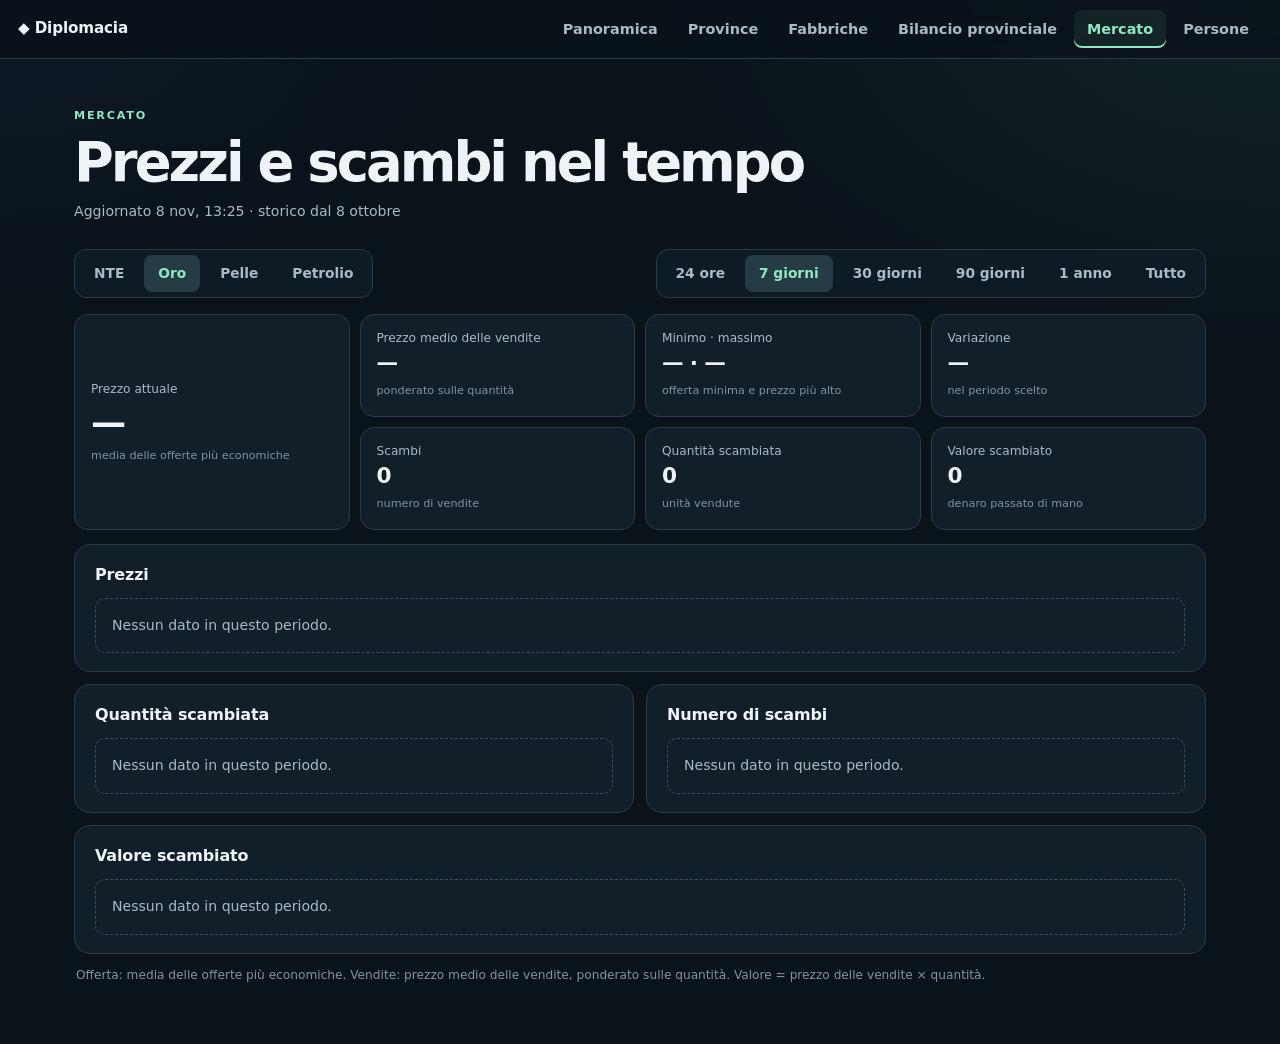
<file: mercato.html>
<!doctype html><html lang="it"><head><meta charset="utf-8"><meta name="viewport" content="width=device-width,initial-scale=1"><title>Mercato · Diplomacia</title><link rel="stylesheet" href="unified.css"><link rel="stylesheet" href="mercato.css"></head><body>
<nav class="unified-nav" aria-label="Sezioni Diplomacia"><a href="index.html">Panoramica</a><a href="province.html">Province</a><a href="fabbriche.html">Fabbriche</a><a href="bilancio.html">Bilancio provinciale</a><a href="mercato.html" aria-current="page">Mercato</a><a href="persone-numeri.html">Persone</a></nav>
<main><header><p class="eyebrow">Mercato</p><h1>Prezzi e scambi nel tempo</h1><p class="m-status" id="m-status" aria-live="polite">Carico lo storico…</p></header>
<section id="m-empty" class="m-panel" hidden><p id="m-empty-text"></p><p class="m-note">Lo storico si raccoglie da solo ogni 5 minuti con il gioco aperto in Firefox, e va oltre la settimana mostrata nel gioco.</p></section>
<div id="m-main" hidden>
<div class="m-controls"><div class="m-chips" id="m-resources" aria-label="Risorsa"></div><div class="m-chips" id="m-ranges" aria-label="Periodo"></div></div>
<div class="m-tiles" id="m-tiles"></div>
<section class="m-panel"><h2>Prezzi</h2><div id="m-price"></div></section>
<div class="m-grid"><section class="m-panel"><h2>Quantità scambiata</h2><div id="m-volume"></div></section><section class="m-panel"><h2>Numero di scambi</h2><div id="m-trades"></div></section></div>
<section class="m-panel"><h2>Valore scambiato</h2><div id="m-value"></div></section>
<section class="m-panel" id="m-table-wrap"><div class="m-head"><h2>Giorno per giorno</h2><button type="button" id="m-csv">Esporta CSV</button></div><div class="m-scroll"><table class="sortable-table"><thead><tr><th>Giorno</th><th>Offerta</th><th>Vendite</th><th>Minimo</th><th>Scambi</th><th>Quantità</th><th>Valore</th></tr></thead><tbody id="m-rows"></tbody></table></div></section>
<p class="m-note">Offerta: media delle offerte più economiche. Vendite: prezzo medio delle vendite, ponderato sulle quantità. Valore = prezzo delle vendite × quantità.</p>
</div></main><script src="sito.js"></script><script src="mercato.js"></script><script src="sort-table.js"></script></body></html>
</file>
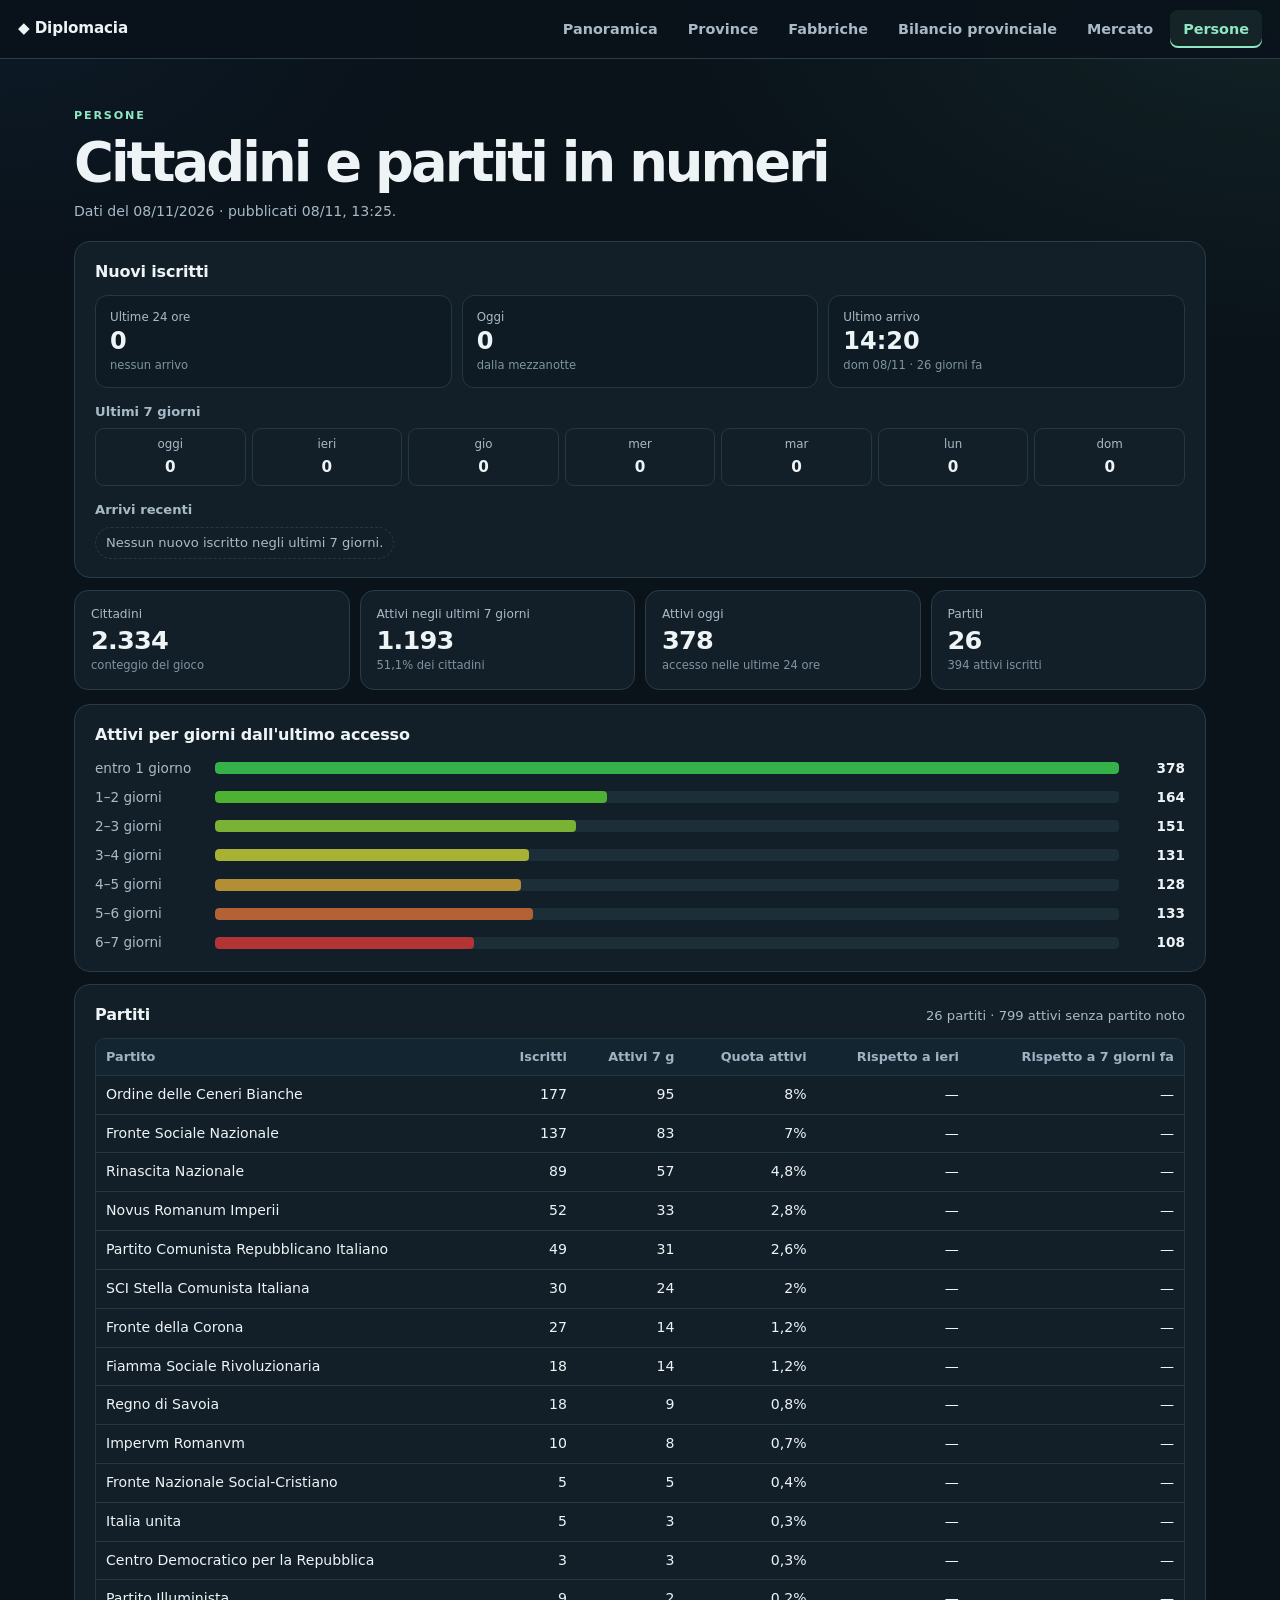
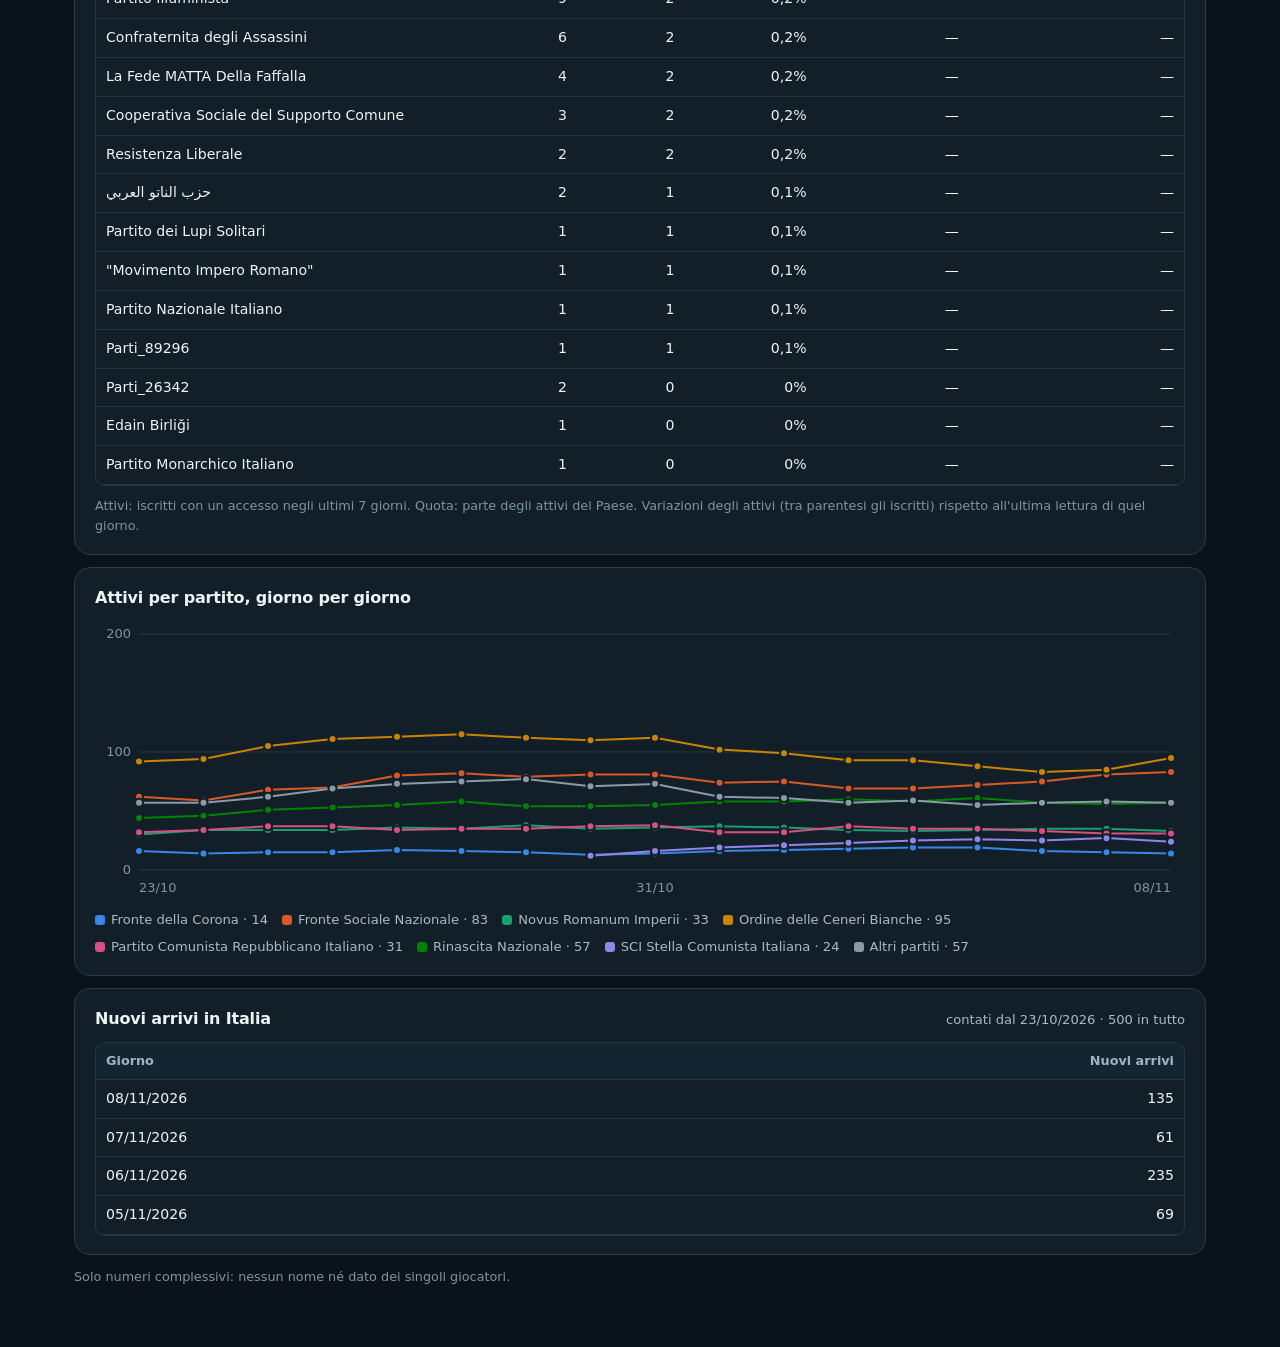
<file: persone-numeri.html>
<!doctype html><html lang="it"><head><meta charset="utf-8"><meta name="viewport" content="width=device-width,initial-scale=1"><title>Persone in numeri · Diplomacia</title><link rel="stylesheet" href="unified.css"><link rel="stylesheet" href="persone.css"></head><body>
<nav class="unified-nav" aria-label="Sezioni Diplomacia"><a href="index.html">Panoramica</a><a href="province.html">Province</a><a href="fabbriche.html">Fabbriche</a><a href="bilancio.html">Bilancio provinciale</a><a href="mercato.html">Mercato</a><a href="persone-numeri.html" aria-current="page">Persone</a></nav>
<main><header><p class="eyebrow">Persone</p><h1>Cittadini e partiti in numeri</h1><p class="p-status" id="p-status" aria-live="polite">Carico i dati…</p></header>
<section class="p-panel a-box" aria-live="polite"><h2>Nuovi iscritti</h2><div id="p-new"><p class="p-note">Carico…</p></div></section>
<section id="p-empty" class="p-panel" hidden><p id="p-empty-text"></p></section>
<div id="p-main" hidden>
<div class="p-tiles" id="p-tiles"></div>
<section class="p-panel"><h2>Attivi per giorni dall'ultimo accesso</h2><div class="p-bars" id="p-bars"></div></section>
<section class="p-panel"><div class="p-head"><h2>Partiti</h2><span class="p-count" id="p-party-note"></span></div>
<div class="p-scroll"><table class="p-table"><thead><tr><th>Partito</th><th class="num">Iscritti</th><th class="num">Attivi 7 g</th><th class="num">Quota attivi</th><th class="num">Rispetto a ieri</th><th class="num">Rispetto a 7 giorni fa</th></tr></thead><tbody id="p-parties"></tbody></table></div>
<p class="p-note">Attivi: iscritti con un accesso negli ultimi 7 giorni. Quota: parte degli attivi del Paese. Variazioni degli attivi (tra parentesi gli iscritti) rispetto all'ultima lettura di quel giorno.</p></section>
<section class="p-panel"><h2>Attivi per partito, giorno per giorno</h2><div class="p-chart-wrap" id="p-chart"></div><ul class="p-series" id="p-series"></ul></section>
<section class="p-panel"><div class="p-head"><h2 id="p-arrivals-title">Nuovi arrivi in Italia</h2><span class="p-count" id="p-arrivals-note"></span></div><div class="p-scroll"><table class="p-table"><thead><tr><th>Giorno</th><th class="num">Nuovi arrivi</th></tr></thead><tbody id="p-arrivals"></tbody></table></div></section>
<p class="p-note">Solo numeri complessivi: nessun nome né dato dei singoli giocatori.</p>
</div></main><script src="sito.js"></script><script src="arrivi.js"></script><script src="persone-numeri.js"></script></body></html>
</file>
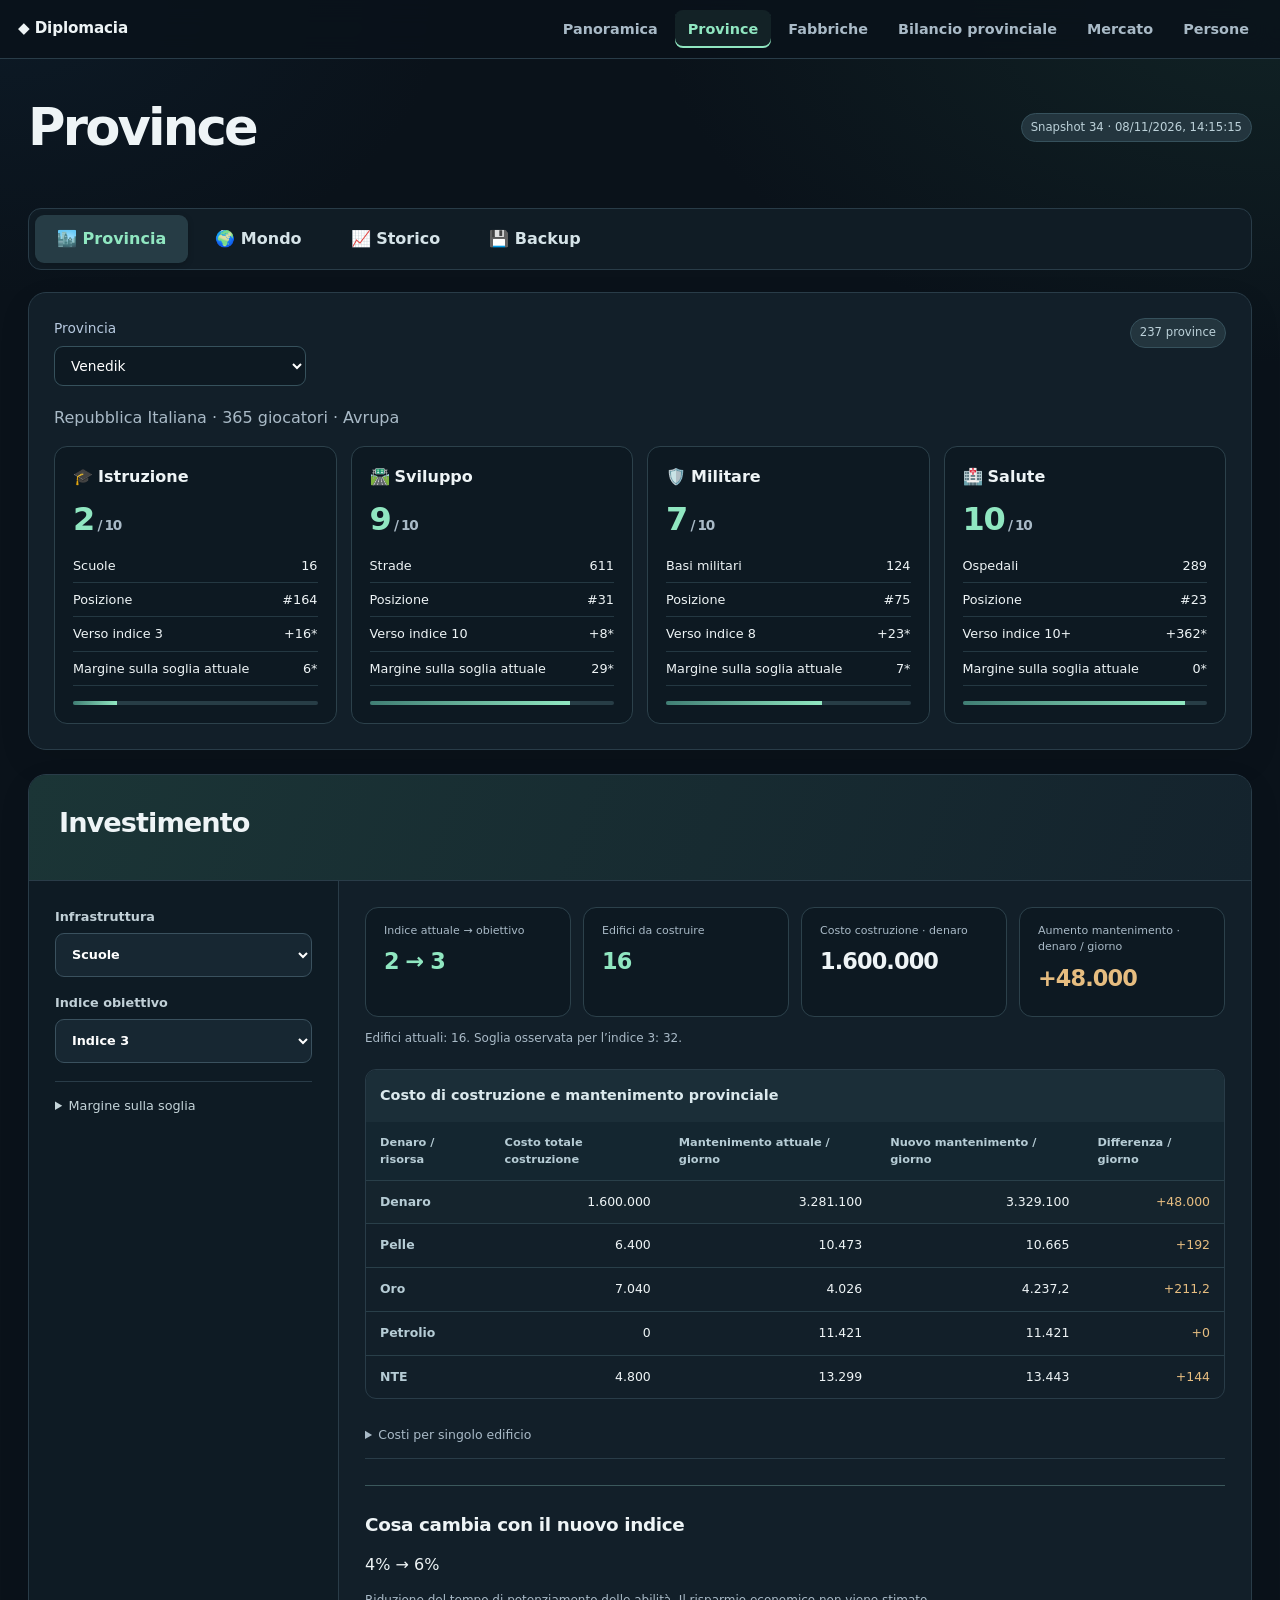
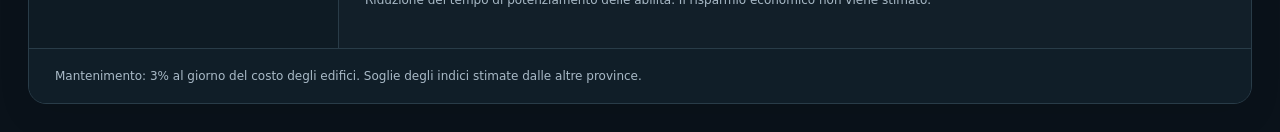
<file: province.html>
<!doctype html><html lang="it"><head><meta charset="utf-8"><meta name="viewport" content="width=device-width,initial-scale=1"><title>Province · Diplomacia Calcolatori</title><link rel="stylesheet" href="unified.css"><style>
:root{font-family:Inter,system-ui,Arial,sans-serif;color-scheme:dark}*{box-sizing:border-box}body{margin:0;background:#090f1d;color:#e9f0ff}header{padding:22px max(18px,calc((100vw - 1250px)/2));background:#111d32;border-bottom:1px solid #263752}h1{margin:0;font-size:1.55rem}header p{margin:6px 0 0;color:#a7b7ce}main{max-width:1250px;margin:auto;padding:20px;display:grid;gap:17px}.panel{background:#142138;border:1px solid #2b405e;border-radius:16px;padding:19px}.top{display:flex;gap:12px;align-items:center;justify-content:space-between;flex-wrap:wrap}h2{font-size:1.1rem;margin:0 0 15px}h3{font-size:1rem;margin:0 0 10px}.muted,small{color:#a8bad1}.note{border:1px solid #76673c;background:#302a1c;color:#f1dfad;border-radius:10px;padding:12px;font-size:.9rem}.grid{display:grid;grid-template-columns:repeat(auto-fit,minmax(180px,1fr));gap:12px}.four{display:grid;grid-template-columns:repeat(auto-fit,minmax(230px,1fr));gap:12px}.tile{background:#0d192d;border:1px solid #273b55;border-radius:12px;padding:15px}.tile strong{display:block;font-size:1.8rem;color:#78dfbc;margin:6px 0}.tile small{display:block}label{display:flex;flex-direction:column;gap:7px;color:#b7c9df;font-size:.86rem}select,input,button{font:inherit;border-radius:9px;padding:10px 12px}select,input{background:#0a1526;color:#fff;border:1px solid #455a77;min-width:0;width:100%}button{border:1px solid #5273ad;background:#2856a4;color:white;cursor:pointer}button.secondary{background:#1b304d}button:disabled{opacity:.45;cursor:default}.tabs{display:flex;gap:8px;flex-wrap:wrap}.tabs button.active{background:#477ddd}.hide{display:none!important}table{width:100%;border-collapse:collapse;font-size:.88rem}th,td{padding:10px 8px;text-align:left;border-bottom:1px solid #293c55}th{color:#9eb4d0}td.num,th.num{text-align:right;font-variant-numeric:tabular-nums}.scroll{overflow:auto;max-height:540px}.positive{color:#79dfb2}.negative{color:#ffa59d}.bar{height:7px;background:#30435d;border-radius:8px;overflow:hidden;margin-top:9px}.bar span{height:100%;background:#67bbdc;display:block}.controls{display:flex;gap:10px;flex-wrap:wrap}.controls>*{flex:1;min-width:180px}a{color:#9dc9ff}.pill{font-size:.78rem;padding:5px 9px;border-radius:999px;background:#233957;color:#c5d9f1}.foot{font-size:.8rem;color:#9bb0ca}.statline{display:flex;justify-content:space-between;gap:12px;padding:7px 0;border-bottom:1px solid #253851}.statline b{text-align:right}.actions{display:flex;gap:8px;flex-wrap:wrap}canvas{width:100%;max-height:240px}@media(max-width:650px){main{padding:12px}.panel{padding:14px}table{font-size:.78rem}th,td{padding:8px 5px}}
</style><link rel="stylesheet" href="province-design.css"></head><body><nav class="unified-nav" aria-label="Sezioni Diplomacia"><a href="index.html">Panoramica</a><a href="province.html" aria-current="page">Province</a><a href="fabbriche.html">Fabbriche</a><a href="bilancio.html">Bilancio provinciale</a><a href="mercato.html">Mercato</a><a href="persone-numeri.html">Persone</a></nav><header><div class="top"><h1>Province</h1><span class="pill" id="stamp">Dati iniziali · snapshot 1</span></div></header><main>
<div class="panel tabs-panel"><div class="tabs"><button class="active" data-tab="province">🏙️ Provincia</button><button data-tab="world" class="secondary">🌍 Mondo</button><button data-tab="history" class="secondary">📈 Storico</button><button data-tab="sync" class="secondary">💾 Backup</button></div></div>
<section id="province"><div class="panel"><div class="top overview-heading"><div class="controls"><label class="hide">Cerca<input list="provinceList" id="provinceSearch"><datalist id="provinceList"></datalist></label><label>Provincia<select id="provinceSelect"></select></label></div><span class="pill" id="provCount"></span></div><p class="muted" id="provMeta"></p><div class="four" id="cards"></div></div>
<div class="panel simulator"><div class="sim-header"><h2>Investimento</h2></div>
<div class="sim-layout"><aside class="sim-controls" aria-label="Impostazioni simulazione"><div class="grid"><label>Infrastruttura<select id="kind"></select></label><label>Indice obiettivo<select id="target"></select></label></div>
<details><summary>Margine sulla soglia</summary><label>Edifici aggiuntivi<input type="number" id="extra" min="0" max="10000000" step="1" value="0"></label></details>
<div id="economicInputs" class="input-group"><h3>Dal gettito</h3><p id="fiscalSource" class="input-help" aria-live="polite"></p><label>Durata del periodo · giorni<input id="benefitDays" type="number" min="0.01" max="3660" step="any" value="1"></label>
<div id="healthInputs" class="input-group"><label>Turni nel periodo<input id="benefitTurns" type="number" min="0" max="1000000000" step="1" placeholder="Riporta le tassazioni o correggi i turni"></label><details><summary>Ipotesi del lavoro Premium</summary><label>Quota dei turni Premium · %<input id="benefitPremium" type="number" min="0" max="100" step="any" value="100"></label><label>Intervallo medio tra turni · minuti<input id="benefitMinutes" type="number" min="0.1" max="1440" step="any" value="10"></label><label>HP ridati da una pillola<input id="benefitHpPill" type="number" min="0.01" max="100" step="any" value="1"><small>Ipotesi: 1 pillola = 1 HP (non verificata nel gioco).</small></label></details></div>
<div id="developmentInputs" class="input-group"><div class="hide" aria-hidden="true"><p class="input-help">Produzione risorse stimata dal gettito e dalle aliquote raccolte. Correggila se conosci quantità effettive. I diamanti restano separati dal gettito in denaro.</p><label>Diamanti prodotti nel periodo<input id="production0" type="number" min="0" max="1000000000000000" step="any" placeholder="Quantità del periodo"></label><label>Pelle prodotti nel periodo<input id="production1" type="number" min="0" max="1000000000000000" step="any" placeholder="Quantità del periodo"></label><label>Oro prodotti nel periodo<input id="production2" type="number" min="0" max="1000000000000000" step="any" placeholder="Quantità del periodo"></label><label>Petrolio prodotti nel periodo<input id="production3" type="number" min="0" max="1000000000000000" step="any" placeholder="Quantità del periodo"></label><label>NTE prodotti nel periodo<input id="production4" type="number" min="0" max="1000000000000000" step="any" placeholder="Quantità del periodo"></label><details><summary>Altri bonus nello stesso gruppo</summary><label>Bonus additivo · %<input id="benefitAdditive" type="number" min="0" max="1000" step="any" value="0"><small>Ipotesi avanzata: altri bonus, come un eventuale editto, sommati allo sviluppo. Lascia 0 se assenti.</small></label></details></div><h3>Aliquote · Stato + provincia</h3><div class="rate-grid"><label>Denaro · %<input id="pilRate0" type="number" min="0" max="100" step="any"></label><label>Pelle · %<input id="pilRate1" type="number" min="0" max="100" step="any"></label><label>Oro · %<input id="pilRate2" type="number" min="0" max="100" step="any"></label><label>Petrolio · %<input id="pilRate3" type="number" min="0" max="100" step="any"></label><label>NTE · %<input id="pilRate4" type="number" min="0" max="100" step="any"></label></div><details><summary>Bonus dello sviluppo per livello</summary><label>Denaro · % per livello<input id="pilPerLevelMoney" type="number" min="0" max="100" step="any" value="3"><small>Fabbriche di diamanti, da cui viene il denaro tassato: +3% per livello (fascia 10+: 40%).</small></label><label>Risorse · % per livello<input id="pilPerLevel" type="number" min="0" max="100" step="any" value="2"><small>Fabbriche di pelle, oro, petrolio e NTE: +2% per livello (fascia 10+: 30%).</small></label></details></div><p id="benefitStorage" class="foot hide"></p><button type="button" id="clearBenefits" class="text-button">Ripristina i valori del gioco</button></div></aside>
<div class="sim-results"><div id="simulation"></div><div id="benefitOutput" aria-live="polite" aria-atomic="true"></div></div></div><p class="sim-footnote">Mantenimento: 3% al giorno del costo degli edifici. Soglie degli indici stimate dalle altre province.</p></div></section>
<section id="world" class="hide"><div class="panel"><h2>Mondo</h2><div class="controls"><label>Ordina per<select id="worldSort"><option value="strade">Strade</option><option value="scuole">Scuole</option><option value="ospedali">Ospedali</option><option value="basi_militari">Basi militari</option><option value="development_score">Indice sviluppo</option><option value="education_score">Indice istruzione</option><option value="health_score">Indice salute</option><option value="military_score">Indice militare</option><option value="player_count">Giocatori</option></select></label><label>Filtra province<input id="worldFilter" placeholder="Nome o paese"></label></div><div class="scroll"><table class="sortable-table"><thead><tr><th>#</th><th>Provincia</th><th>Paese</th><th class="num">Scuole</th><th class="num">Strade</th><th class="num">Basi</th><th class="num">Ospedali</th><th class="num">I / S / M / Sa</th></tr></thead><tbody id="worldRows"></tbody></table></div></div></section>
<section id="history" class="hide"><div class="panel"><h2>Confronto tra due fotografie</h2><div class="controls"><label>Da snapshot<select id="fromSnapshot"></select></label><label>A snapshot<select id="toSnapshot"></select></label><label>Indicatore<select id="historyKind"><option value="scuole">Scuole</option><option value="strade">Strade</option><option value="basi_militari">Basi militari</option><option value="ospedali">Ospedali</option><option value="education_score">Indice istruzione</option><option value="development_score">Indice sviluppo</option><option value="military_score">Indice militare</option><option value="health_score">Indice salute</option></select></label></div><div class="grid" id="historyStats"></div><div class="scroll"><table class="sortable-table"><thead><tr><th>Provincia</th><th class="num">Prima</th><th class="num">Dopo</th><th class="num">Variazione</th></tr></thead><tbody id="historyRows"></tbody></table></div></div><div class="panel"><h2>Fotografie salvate</h2><div id="snapshots"></div></div></section>
<section id="sync" class="hide"><div class="panel"><h2>Backup dello storico</h2><div class="actions"><button class="secondary" id="exportHistoryBtn">Esporta storico</button><button class="secondary" id="importHistoryBtn">Importa backup</button><input id="historyFile" class="hide" type="file" accept=".json,application/json"></div><p id="syncStatus" class="foot"></p><div class="hide" aria-hidden="true"><input id="uploadSchools" type="file"><input id="uploadRoads" type="file"><input id="uploadBases" type="file"><input id="uploadHospitals" type="file"><input id="uploadScores" type="file"><button id="importBtn"></button><button id="exportBtn"></button></div></div></section>
</main><script src="sito.js"></script><script src="initial.js"></script><script src="core.js"></script><script src="infrastructure.js"></script><script src="fiscal.js"></script><script src="benefits.js"></script><script src="pil.js"></script><script src="benefit-ui.js"></script><script src="app.js"></script><script src="sort-table.js"></script></body></html>
</file>
<file: unified.css>
/* Tema comune Diplomacia: palette verde/menta/oro del simulatore Province (v9). Solo aspetto, nessuna logica. */
:root{--dip-bg:#0a121a;--dip-panel:#121f29;--dip-panel-2:#0e1b24;--dip-field:#0b1620;--dip-line:#293c48;--dip-line-2:#36515c;--dip-text:#eef4f6;--dip-soft:#a9bac7;--dip-accent:#90e7c1;--dip-accent-ink:#06231a;--dip-gold:#e6bd80;--dip-danger:#ffa59d;--dip-font:"Segoe UI Variable Text","Segoe UI",Inter,system-ui,-apple-system,sans-serif;--dip-glow:radial-gradient(ellipse 70vw 520px at 100% 0,#21493e4d,transparent 70%),radial-gradient(ellipse 50vw 420px at 0 0,#14324a40,transparent 70%);color-scheme:dark}
/* Ogni foglio di pagina, caricato dopo questo, applica lo sfondo con: background:var(--dip-glow) no-repeat var(--dip-bg) */
html{scrollbar-color:#2e4652 var(--dip-bg);scroll-padding-top:72px}
body{font-family:var(--dip-font);-webkit-font-smoothing:antialiased}
::selection{background:#90e7c155;color:#fff}

/* Navigazione: marchio a sinistra, sezioni a destra, fissa in alto */
.unified-nav{position:sticky;top:0;z-index:20;display:flex;align-items:center;gap:4px;flex-wrap:wrap;padding:10px max(18px,calc((100vw - 1384px)/2));background:#0a121ad9;-webkit-backdrop-filter:blur(12px);backdrop-filter:blur(12px);border-bottom:1px solid var(--dip-line)}
.unified-nav::before{content:"◆ Diplomacia";margin-right:auto;padding-right:16px;color:var(--dip-text);font:750 .95rem/1 var(--dip-font);letter-spacing:-.01em}
.unified-nav a{display:inline-flex;align-items:center;min-height:38px;padding:8px 13px;border:0;border-radius:8px;background:transparent;color:var(--dip-soft);text-decoration:none;font:600 .9rem var(--dip-font)}
.unified-nav a:hover{background:#1c2e38;color:#fff}
.unified-nav a:focus-visible{outline:2px solid var(--dip-accent);outline-offset:2px}
.unified-nav a[aria-current="page"]{background:#90e7c114;color:var(--dip-accent);box-shadow:inset 0 -2px var(--dip-accent)}

/* Collegamento al raccoglitore Firefox in fondo alle pagine */
a[href="/connect.html"]{display:inline-flex;align-items:center;gap:8px;margin:0 0 34px;padding:10px 16px;border:1px solid var(--dip-line-2);border-radius:999px;color:var(--dip-soft);text-decoration:none;font-size:.85rem}
a[href="/connect.html"]::before{content:"🦊"}
a[href="/connect.html"]:hover{color:var(--dip-accent);border-color:#4c736c}

@media(max-width:600px){html{scroll-padding-top:0}.unified-nav{position:relative;padding:8px 10px;gap:2px}.unified-nav::before{width:100%;margin:2px 0 6px;padding:0 4px}.unified-nav a{padding:7px 9px;font-size:.82rem;min-height:36px}}
@media(prefers-reduced-motion:no-preference){.unified-nav a,a[href="/connect.html"]{transition:background .16s,color .16s,border-color .16s}}
</file>
<file: collector.css>
/* Pannello "Raccolta automatica" (Panoramica e menu dell'icona) */
.collector{padding:18px 20px;border:1px solid var(--dip-line);border-radius:16px;background:var(--dip-panel)}
.collector .c-head{display:flex;align-items:center;gap:10px}
.collector .c-dot{width:10px;height:10px;flex:none;border-radius:50%;background:#6b7f8c;box-shadow:0 0 0 4px #6b7f8c26}
.collector[data-state="ok"] .c-dot{background:var(--dip-accent);box-shadow:0 0 0 4px #90e7c126}
.collector[data-state="old"] .c-dot,.collector[data-state="wait"] .c-dot{background:var(--dip-gold);box-shadow:0 0 0 4px #e6bd8026}
.collector[data-state="err"] .c-dot{background:var(--dip-danger);box-shadow:0 0 0 4px #ffa59d26}
.collector .c-title{font-size:1.05rem;letter-spacing:-.01em}
.collector .c-text{margin:8px 0 0;color:#c8d6dc;font-size:.88rem;line-height:1.55}
.collector .c-facts{list-style:none;margin:10px 0 0;padding:0;display:grid;gap:3px;color:var(--dip-soft);font-size:.8rem}
.collector .c-facts li::before{content:"· "}
.collector .c-actions{display:flex;gap:8px;flex-wrap:wrap;margin-top:14px}
.collector button{font:inherit;font-size:.85rem;font-weight:650;padding:9px 14px;border-radius:9px;cursor:pointer;border:1px solid var(--dip-line-2);background:transparent;color:var(--dip-text)}
.collector button:hover{border-color:#4c736c;color:var(--dip-accent)}
.collector .c-open{border-color:var(--dip-accent);background:var(--dip-accent);color:var(--dip-accent-ink)}
.collector .c-open:hover{background:#a8f0d0;color:var(--dip-accent-ink)}
.collector button:disabled{opacity:.6;cursor:default}
.collector button:focus-visible{outline:2px solid var(--dip-accent);outline-offset:2px}
.collector.compact{padding:14px}

/* Sito per gli altri giocatori (solo nell'estensione) */
.publish summary{cursor:pointer;display:flex;align-items:center;gap:10px;flex-wrap:wrap}
.publish .p-state{font-size:.8rem;color:var(--dip-soft)}
.publish .p-fields{display:grid;gap:10px;margin-top:12px}
.publish label{display:grid;gap:5px;font-size:.82rem;color:var(--dip-soft)}
.publish input{font:inherit;font-size:.9rem;padding:9px 11px;border-radius:9px;border:1px solid var(--dip-line-2);background:var(--dip-field);color:var(--dip-text);min-width:0;width:100%}
.publish .p-status{margin:10px 0 0;font-size:.85rem;color:#c8d6dc}
.publish .p-status.err{color:var(--dip-danger)}
.publish a{color:var(--dip-accent);word-break:break-all}
.publish .p-more{margin-top:12px}
.publish .p-more summary{font-size:.85rem;color:var(--dip-soft)}
.publish .p-roles{border:0;padding:0;margin:10px 0 0;display:grid;gap:6px}
.publish .p-roles legend{font-size:.82rem;color:var(--dip-soft);margin-bottom:4px}
.publish label.p-check{display:flex;gap:8px;align-items:flex-start;font-size:.85rem;color:var(--dip-text);margin-top:6px}
.publish label.p-check input{width:auto;margin-top:3px;flex:none}
</file>
<file: bilancio.css>
*{box-sizing:border-box}body{margin:0;background:var(--dip-glow) no-repeat var(--dip-bg);color:var(--dip-text);font-size:16px;line-height:1.55}main{max-width:1180px;margin:auto;padding:40px 24px 64px}header{padding:24px 0 22px}h1{font-size:clamp(2.3rem,5vw,3.9rem);letter-spacing:-.055em;line-height:1.08;font-weight:750;margin:12px 0 18px}h2{font-size:1.3rem;letter-spacing:-.025em;margin:0 0 14px}h3{font-size:1.05rem;margin:0 0 12px}p{color:#c8d6dc}.eyebrow{color:var(--dip-accent);font-weight:750;letter-spacing:.16em;font-size:.7rem;margin:0}.lead{font-size:1.08rem;line-height:1.65;max-width:680px;color:var(--dip-soft)}.privacy{display:flex;align-items:center;gap:10px;max-width:max-content;margin:22px 0 0;border:1px solid #315348;border-radius:12px;padding:12px 16px;background:#10251f;color:#bad6ca;font-size:.86rem}.privacy::before{content:"🔒";font-size:.95rem}section{padding:26px;margin:18px 0;background:var(--dip-panel);border:1px solid var(--dip-line);border-radius:18px;box-shadow:0 12px 35px #0000001f}.section-head{display:flex;justify-content:space-between;align-items:baseline;gap:12px;flex-wrap:wrap}.tag{font-size:.72rem;color:var(--dip-accent);background:#90e7c112;border:1px solid #90e7c12e;padding:5px 10px;border-radius:999px}.muted{font-size:.84rem;color:var(--dip-soft)}label{display:block;color:#c1d0d7;font-size:.82rem;font-weight:550}input,select,button{font:inherit;border-radius:9px;padding:10px 12px;border:1px solid var(--dip-line-2)}input,select{background:var(--dip-field);color:var(--dip-text);width:100%;margin-top:6px;min-width:100px;min-height:44px}input:hover,select:hover{border-color:#4a6774}input:focus-visible,select:focus-visible,button:focus-visible,a:focus-visible{outline:2px solid var(--dip-accent);outline-offset:3px}input:invalid{border-color:#c98a6e}button{background:var(--dip-accent);border-color:var(--dip-accent);color:var(--dip-accent-ink);font-weight:700;cursor:pointer;margin:8px 0}button:not(:disabled):hover{background:#a8f0d0}button:disabled{background:#22343d;border-color:#2c414b;color:#7f93a1;cursor:default}#province{max-width:420px}.pick{display:flex;gap:10px;align-items:center;flex-wrap:wrap}.pick select{margin-top:0;flex:1;min-width:200px;max-width:420px}.pick button{margin:0}.save-row{display:flex;gap:10px;align-items:center;flex-wrap:wrap;padding:16px 26px}.save-row button{margin:0;background:transparent;color:var(--dip-text);border-color:var(--dip-line-2)}.save-row button:not(:disabled):hover{background:#1a2b34}#save-status{font-size:.85rem;color:var(--dip-soft)}#source:empty,#price-note:empty{display:none}.fields{display:grid;grid-template-columns:repeat(auto-fit,minmax(160px,1fr));gap:15px;margin:18px 0}.plan-grid{display:grid;grid-template-columns:repeat(auto-fit,minmax(270px,1fr));gap:16px}.plan{padding:20px;background:var(--dip-panel-2);border:1px solid #2c414b;border-radius:14px}.plan h3{color:var(--dip-accent)}.plan label{margin-bottom:10px}.plan .fields{grid-template-columns:repeat(2,minmax(0,1fr))}.table-wrap{overflow-x:auto;margin:18px 0;border:1px solid var(--dip-line);border-radius:12px}table{border-collapse:collapse;width:100%;font-size:.86rem;font-variant-numeric:tabular-nums}caption{text-align:left;color:#dbe9ed;font-weight:650;font-size:.9rem;padding:14px;background:#1b2e38}th,td{padding:11px 12px;border-bottom:1px solid #243842;text-align:right;vertical-align:top}th:first-child,td:first-child{text-align:left}tbody tr:last-child>*{border-bottom:0}thead{background:#142630}thead th{font-size:.75rem}th{font-weight:600;color:#b6ccd5}tbody tr:hover{background:#90e7c108}table input{min-width:105px;font-size:.88rem;margin-top:0}table label{font-size:0;margin:0}.compare-tabs{display:inline-flex;gap:4px;margin:20px 0 0;padding:4px;border:1px solid var(--dip-line);border-radius:11px;background:var(--dip-panel-2)}.compare-tabs button{margin:0;padding:7px 14px;font-size:.85rem;font-weight:600;background:transparent;border:0;color:var(--dip-soft)}.compare-tabs button:not(:disabled):hover{background:#1a2b34;color:#fff}.compare-tabs button[aria-pressed="true"]{background:#263c45;color:var(--dip-accent)}#compare td.neg{color:var(--dip-danger)}#compare td.pos{color:var(--dip-accent)}#compare td.warn{color:var(--dip-gold)}.plan .muted{margin:2px 0 10px;font-size:.76rem}table label input{font-size:.88rem}tbody th{vertical-align:middle}td{vertical-align:middle}#finance input{min-width:130px}#counts{grid-template-columns:repeat(auto-fit,minmax(130px,1fr))}.metric{font-size:1.8rem;font-weight:750;letter-spacing:-.04em;color:var(--dip-accent);line-height:1.2}.warning{color:var(--dip-gold)}.result-line{display:flex;justify-content:space-between;gap:14px;margin:9px 0;padding-bottom:9px;border-bottom:1px solid #243842;font-size:.86rem}.result-line:last-child{border-bottom:0}.result-line strong{text-align:right;font-variant-numeric:tabular-nums}#error{color:var(--dip-danger)}#error:empty{display:none}footer{color:var(--dip-soft);font-size:.82rem;padding:20px 4px}a{color:var(--dip-accent)}@media(max-width:600px){main{padding:22px 14px}header{padding-top:12px}section{padding:18px 14px}.plan{padding:14px}.plan-grid{grid-template-columns:1fr}.fields{grid-template-columns:repeat(2,minmax(0,1fr))}th,td{padding:9px 8px}.section-head{display:block}.tag{display:inline-block;margin-bottom:12px}.privacy{max-width:none}}@media(prefers-reduced-motion:no-preference){button,input,select{transition:background .16s,border-color .16s}}
</file>
<file: fabbriche-design.css>
/* Fabbriche nel tema comune (verde/menta/oro). Caricato dopo lo stile originale v2.0: cambia solo l'aspetto, non ID, formule o script. */
body{background:var(--dip-glow) no-repeat var(--dip-bg);color:var(--dip-text);line-height:1.55}
/* Razionalizzazione 4.0: via taratura manuale, verifiche salvate e testi esplicativi (restano campi e risultati). */
#productionRemainder,body:has(#productionScreen:target) #productionRemainder{display:none!important}
#productionScreen .card>.muted,#growthScreen .muted:not(#simNotes),#growthScreen .simple-note,#simXpWarning{display:none}
header{background:transparent;border:0;padding:40px max(24px,calc((100vw - 1000px)/2)) 10px}
header .eyebrow{color:var(--dip-accent);font-size:.7rem;font-weight:750;letter-spacing:.16em;text-transform:uppercase;margin:0 0 12px}
header h1{font-size:clamp(2.1rem,4.6vw,3.5rem);letter-spacing:-.055em;line-height:1.08;font-weight:750}
header p{font-size:1rem;line-height:1.65;color:var(--dip-soft);max-width:600px;margin:14px 0 0}
p{color:#c8d6dc}
main{max-width:1000px;padding:20px 24px 40px;gap:18px}
.card{background:var(--dip-panel);border-color:var(--dip-line);border-radius:18px;padding:24px;box-shadow:0 12px 35px #0000001f}
h2{letter-spacing:-.02em;font-size:1.15rem}
h3,.subheading{font-size:.95rem;color:#dfedf0;margin:18px 0 12px}
label{color:#c1d0d7;font-size:.82rem;font-weight:550}
input,select{background:var(--dip-field);border-color:var(--dip-line-2);min-height:44px;color:var(--dip-text)}
input:hover,select:hover{border-color:#4a6774}
input:focus-visible,select:focus-visible,button:focus-visible,a:focus-visible,summary:focus-visible{outline:2px solid var(--dip-accent);outline-offset:2px}
input[type=checkbox]{accent-color:var(--dip-accent);min-height:0}
.check{color:#c1d0d7}
.stat{background:var(--dip-panel-2);border:1px solid #2c414b;border-radius:13px}
.stat small{color:var(--dip-soft)}
.stat strong{color:var(--dip-accent);letter-spacing:-.04em;font-variant-numeric:tabular-nums}
.good{color:var(--dip-accent)}.bad{color:var(--dip-danger)}.bad:empty{display:none}
.muted{color:var(--dip-soft)}
table{font-variant-numeric:tabular-nums;font-size:.88rem}
td{border-color:#243842}
tr:last-child td{border-bottom:0}
button{background:#285c4d;border:1px solid #3d675d;font-weight:600;color:#fff}
button:hover{background:#317060}
.province-development input[readonly]{color:var(--dip-accent);background:#10251f;border-color:#315348}
.notice{background:#332a1d;border-color:#6b583b;color:#e7c99e;font-size:.85rem;line-height:1.6}

/* Menu iniziale */
.home-buttons{gap:14px}
.home-button{position:relative;min-height:150px;border:1px solid var(--dip-line);border-radius:16px;background:linear-gradient(160deg,#162a33,var(--dip-panel-2) 60%);color:var(--dip-text);overflow:hidden}
.home-button::after{content:"Apri →";position:absolute;right:20px;bottom:18px;color:var(--dip-accent);font-size:.85rem;font-weight:650}
.home-button:hover,.home-button:focus-visible{filter:none;border-color:#4c736c}
.home-button b{font-size:1.15rem;letter-spacing:-.02em}
.home-button span{color:var(--dip-soft);font-size:.92rem;display:block;padding-right:56px}
.back{background:transparent;border:1px solid var(--dip-line-2);border-radius:999px;padding:8px 14px;color:var(--dip-soft);font-size:.85rem}
.back:hover{filter:none;color:var(--dip-accent);border-color:#4c736c}
.screen-title{font-size:1.5rem;letter-spacing:-.03em;margin:14px 0 14px}
#productionScreen>.card+.card{margin-top:16px}

/* Pannelli espandibili */
details.fold{border-color:var(--dip-line);background:var(--dip-panel-2)}
details.fold>summary{color:#dfedf0;font-weight:600;font-size:.92rem}
details.fold>summary:hover{background:#13232c}
details.fold>summary:after{color:var(--dip-accent)}
details.fold[open]>summary{border-color:var(--dip-line)}
#growthScreen .card .card{background:var(--dip-panel-2);border-color:var(--dip-line)!important}
#growthScreen .primary-stats .stat:first-child{border-color:#3a6656;background:linear-gradient(125deg,#173c32,#152b2c)}
#growthScreen .simple-note{color:var(--dip-soft)}
#productionRemainder>details.fold{margin-top:0}

@media(max-width:600px){header{padding:28px 16px 4px}main{padding:14px 12px 30px}.card{padding:16px}.home-button span{padding-right:0;padding-bottom:22px}}
@media(prefers-reduced-motion:no-preference){.home-button,.back,button,input,select,details.fold>summary{transition:background .16s,border-color .16s,color .16s}}
</file>
<file: mercato.css>
*{box-sizing:border-box}body{margin:0;background:var(--dip-glow) no-repeat var(--dip-bg);color:var(--dip-text);font-size:16px;line-height:1.55}
main{max-width:1180px;margin:auto;padding:36px 24px 60px}header{padding:12px 0 18px}
h1{font-size:clamp(2.1rem,4.6vw,3.4rem);letter-spacing:-.055em;line-height:1.08;margin:10px 0 8px;font-weight:750}
h2{font-size:1rem;margin:0 0 10px;letter-spacing:-.01em}
.eyebrow{color:var(--dip-accent);font-weight:750;letter-spacing:.16em;font-size:.7rem;text-transform:uppercase;margin:0}
.m-status{color:var(--dip-soft);font-size:.88rem;margin:0}
.m-controls{display:flex;flex-wrap:wrap;gap:12px;justify-content:space-between;margin:8px 0 16px}
.m-chips{display:flex;flex-wrap:wrap;gap:6px;padding:5px;border:1px solid var(--dip-line);border-radius:12px;background:var(--dip-panel-2)}
.m-chips button{font:inherit;font-size:.86rem;font-weight:600;padding:8px 14px;border-radius:8px;border:0;background:transparent;color:var(--dip-soft);cursor:pointer}
.m-chips button:hover{color:#fff;background:#1a2b34}
.m-chips button[aria-pressed="true"]{background:#263c45;color:var(--dip-accent)}
.m-chips button:focus-visible,#m-csv:focus-visible{outline:2px solid var(--dip-accent);outline-offset:2px}
.m-tiles{display:grid;grid-template-columns:repeat(4,minmax(0,1fr));gap:10px;margin-bottom:14px}.m-tile:first-child{grid-row:span 2;display:flex;flex-direction:column;justify-content:center}.m-tile:first-child strong{font-size:2.2rem}
@media(max-width:900px){.m-tiles{grid-template-columns:repeat(2,minmax(0,1fr))}.m-tile:first-child{grid-row:auto;grid-column:1/-1}}
.m-tile{padding:14px 16px;border:1px solid var(--dip-line);border-radius:14px;background:var(--dip-panel)}
.m-tile small{display:block;color:var(--dip-soft);font-size:.76rem}
.m-tile strong{display:block;font-size:1.35rem;letter-spacing:-.03em;line-height:1.35;font-variant-numeric:tabular-nums}
.m-tile span{font-size:.7rem;color:#7f93a1}
.m-tile.up strong{color:var(--dip-accent)}.m-tile.down strong{color:var(--dip-danger)}
.m-panel{padding:18px 20px;margin-bottom:12px;border:1px solid var(--dip-line);border-radius:16px;background:var(--dip-panel)}
.m-grid{display:grid;grid-template-columns:1fr 1fr;gap:12px}.m-grid .m-panel{margin-bottom:0}.m-grid{margin-bottom:12px}
.m-chart{display:block;width:100%;height:auto;touch-action:none}
.m-gridline{stroke:#243842;stroke-width:1}
.m-axis{fill:#7f93a1;font-size:13px;font-family:var(--dip-font)}
.m-line{fill:none;stroke-width:2.2;stroke-linejoin:round;stroke-linecap:round}
.m-line.s1{stroke:var(--dip-accent)}.m-line.s2{stroke:var(--dip-gold)}.m-line.s3{stroke:#6fa8dc;stroke-dasharray:5 5;stroke-width:1.6}
.m-peak.s1{fill:var(--dip-accent)}.m-peak.s2{fill:var(--dip-gold)}.m-peak.s3{fill:#6fa8dc}
.m-bar.s1{fill:#90e7c1b3}.m-bar.s2{fill:#e6bd80b3}.m-bar.s4{fill:#6fa8dcb3}
.m-cursor{stroke:#ffffff55;stroke-width:1}
.m-legend{display:flex;gap:14px;flex-wrap:wrap;margin-bottom:6px;font-size:.78rem;color:var(--dip-soft)}
.m-key::before{content:"";display:inline-block;width:14px;height:3px;border-radius:2px;margin-right:6px;vertical-align:middle;background:currentColor}
.m-key.s1::before{background:var(--dip-accent)}.m-key.s2::before{background:var(--dip-gold)}.m-key.s3::before{background:#6fa8dc}.m-key.s4::before{background:#6fa8dc}
.m-info{min-height:1.4em;margin:6px 0 0;font-size:.8rem;color:#c8d6dc;font-variant-numeric:tabular-nums}
.m-empty{color:var(--dip-soft);font-size:.88rem;border:1px dashed #3b525e;border-radius:10px;padding:16px;margin:0}
.m-head{display:flex;justify-content:space-between;align-items:center;gap:10px}
#m-csv{font:inherit;font-size:.82rem;font-weight:600;padding:7px 12px;border-radius:8px;border:1px solid var(--dip-line-2);background:transparent;color:var(--dip-text);cursor:pointer}
#m-csv:hover{color:var(--dip-accent);border-color:#4c736c}
.m-scroll{overflow:auto;max-height:420px;border:1px solid var(--dip-line);border-radius:12px;margin-top:8px}
table{width:100%;border-collapse:collapse;font-size:.84rem;font-variant-numeric:tabular-nums}
th,td{padding:9px 12px;border-bottom:1px solid #243842;text-align:right;white-space:nowrap}
th:first-child,td:first-child,tbody th{text-align:left;font-weight:500}
thead th{position:sticky;top:0;background:#142630;font-size:.74rem;color:#b6ccd5;font-weight:600}
tbody tr:hover{background:#90e7c108}
th.sortable{cursor:pointer;user-select:none}th.sortable:hover{color:#fff}th.sortable::after{content:" ↕";opacity:.35;font-size:.8em}th[aria-sort="descending"]::after{content:" ↓";opacity:1;color:var(--dip-accent)}th[aria-sort="ascending"]::after{content:" ↑";opacity:1;color:var(--dip-accent)}
.m-note{font-size:.76rem;color:#7f93a1;margin:6px 2px 0}
@media(max-width:760px){main{padding:22px 14px 40px}.m-grid{grid-template-columns:1fr}.m-controls{flex-direction:column}}
</file>
<file: persone.css>
/* Pagina Persone: stesso tema delle altre pagine (unified.css). */
*{box-sizing:border-box}body{margin:0;background:var(--dip-glow) no-repeat var(--dip-bg);color:var(--dip-text);font-size:16px;line-height:1.55}
main{max-width:1180px;margin:auto;padding:36px 24px 60px}header{padding:12px 0 18px}
h1{font-size:clamp(2.1rem,4.6vw,3.4rem);letter-spacing:-.055em;line-height:1.08;margin:10px 0 8px;font-weight:750}
h2{font-size:1rem;margin:0 0 10px;letter-spacing:-.01em}
.eyebrow{color:var(--dip-accent);font-weight:750;letter-spacing:.16em;font-size:.7rem;text-transform:uppercase;margin:0}
.p-status{color:var(--dip-soft);font-size:.88rem;margin:0}
.p-tiles{display:grid;grid-template-columns:repeat(4,minmax(0,1fr));gap:10px;margin-bottom:14px}
.p-tile{padding:14px 16px;border:1px solid var(--dip-line);border-radius:14px;background:var(--dip-panel);min-width:0}
.p-tile small{display:block;color:var(--dip-soft);font-size:.76rem}
.p-tile strong{display:block;font-size:1.6rem;letter-spacing:-.03em;line-height:1.3;font-variant-numeric:tabular-nums}
.p-tile span{display:block;font-size:.72rem;color:#7f93a1}
.p-panel{padding:18px 20px;margin-bottom:12px;border:1px solid var(--dip-line);border-radius:16px;background:var(--dip-panel);min-width:0}
.p-head{display:flex;justify-content:space-between;align-items:baseline;gap:10px;flex-wrap:wrap}
.p-count{color:var(--dip-soft);font-size:.82rem}
.p-note{color:#7f93a1;font-size:.8rem;margin:10px 0 0}
.p-filters{display:grid;grid-template-columns:minmax(0,1fr) minmax(0,1fr);gap:10px;margin:4px 0 10px}
.p-filters label{display:flex;flex-direction:column;gap:5px;color:var(--dip-soft);font-size:.8rem}
.p-filters input,.p-filters select{font:inherit;font-size:.92rem;min-height:42px;width:100%;min-width:0;padding:8px 10px;border-radius:9px;border:1px solid var(--dip-line-2);background:var(--dip-field);color:var(--dip-text)}
.p-filters input:focus-visible,.p-filters select:focus-visible,.p-table th[data-sort]:focus-visible{outline:2px solid var(--dip-accent);outline-offset:2px}
.p-legend{display:flex;align-items:center;gap:8px;font-size:.74rem;color:var(--dip-soft);margin-bottom:8px}
.p-ramp{display:inline-block;width:120px;height:8px;border-radius:4px;background:linear-gradient(90deg,hsl(130 55% 45%),hsl(65 55% 45%),hsl(0 60% 50%))}
.p-scroll{overflow:auto;border:1px solid #243842;border-radius:10px}
.p-tall{max-height:620px}
.p-table{width:100%;border-collapse:collapse;font-size:.88rem}
.p-table th,.p-table td{padding:8px 10px;text-align:left;border-bottom:1px solid #243842;white-space:nowrap}
.p-table th{position:sticky;top:0;background:#132530;color:#9eb4c4;font-weight:650;font-size:.8rem;z-index:1}
.p-table th[data-sort]{cursor:pointer;user-select:none}
.p-table th[aria-sort="descending"]::after{content:" ↓"}.p-table th[aria-sort="ascending"]::after{content:" ↑"}
.p-table .num{text-align:right;font-variant-numeric:tabular-nums}
.p-table td small{display:block;color:#8ea2b0;font-size:.74rem;white-space:normal}
.p-table tr.p-act td:first-child{border-left:4px solid var(--p-hue)}
.p-table tr.p-act{background:var(--p-bg)}
.p-up{color:var(--dip-accent)}.p-down{color:var(--dip-danger)}
.p-chart-wrap{position:relative}
.p-chart{display:block;width:100%;height:auto;touch-action:pan-y}
.p-grid{stroke:#243842;stroke-width:1}
.p-axis{fill:#7f93a1;font-size:13px;font-family:var(--dip-font)}
.p-line{fill:none;stroke-width:2;stroke-linejoin:round;stroke-linecap:round}
.p-dot{stroke:var(--dip-panel);stroke-width:2}
.p-cross{stroke:#5d7480;stroke-width:1}
.p-tip{position:absolute;top:8px;pointer-events:none;min-width:170px;max-width:260px;padding:8px 10px;border:1px solid var(--dip-line-2);border-radius:10px;background:#0e1b24f2;font-size:.8rem;line-height:1.45;z-index:2}
.p-tip b{display:block;margin-bottom:3px}
.p-tip span{display:flex;justify-content:space-between;gap:12px}
.p-tip i,.p-series i{display:inline-block;width:10px;height:10px;border-radius:3px;margin-right:6px;vertical-align:-1px}
.p-series{list-style:none;display:flex;flex-wrap:wrap;gap:6px 14px;margin:10px 0 0;padding:0;font-size:.82rem;color:var(--dip-soft)}
.p-arrivals{list-style:none;margin:0;padding:0;display:grid;gap:0;max-height:520px;overflow:auto}
.p-arrivals li{display:grid;grid-template-columns:1fr auto;gap:2px 12px;padding:9px 0;border-bottom:1px solid #243842;font-size:.9rem}
.p-arrivals li:last-child{border:0}
.p-arrivals small{color:#8ea2b0;font-size:.76rem}
.p-arrivals time{grid-row:1/3;grid-column:2;align-self:center;color:var(--dip-soft);font-size:.82rem;font-variant-numeric:tabular-nums;text-align:right}
/* Distribuzione per giorni dall'ultimo accesso (persone-numeri.html) */
.p-bars{display:grid;gap:8px}
.p-bar{display:grid;grid-template-columns:110px minmax(0,1fr) 56px;align-items:center;gap:10px;font-size:.85rem}
.p-bar-label{color:var(--dip-soft)}
.p-bar b{text-align:right;font-variant-numeric:tabular-nums}
.p-track{display:block;height:12px;border-radius:4px;background:#1c2e38;overflow:hidden}
.p-track i{display:block;height:100%;border-radius:4px}
.p-note a{color:var(--dip-accent)}
.p-empty{color:var(--dip-soft);font-size:.86rem;border:1px dashed #3b525e;border-radius:10px;padding:14px;display:block}
/* Riquadro «Nuovi iscritti» (arrivi.js) */
.a-box h3{font-size:.82rem;color:var(--dip-soft);margin:14px 0 6px;font-weight:650}
.a-tiles{display:grid;grid-template-columns:repeat(3,minmax(0,1fr));gap:10px}
.a-tile{padding:12px 14px;border:1px solid #243842;border-radius:12px;background:var(--dip-panel-2);min-width:0}
.a-tile small{display:block;color:var(--dip-soft);font-size:.74rem}
.a-tile strong{display:block;font-size:1.5rem;line-height:1.3;font-variant-numeric:tabular-nums}
.a-tile span{display:block;font-size:.72rem;color:#7f93a1}
.a-hot{border-color:#4c736c;background:#90e7c112}.a-hot strong{color:var(--dip-accent)}
.a-week{list-style:none;margin:0;padding:0;display:grid;grid-template-columns:repeat(7,minmax(0,1fr));gap:6px}
.a-week li{display:flex;flex-direction:column;align-items:center;gap:2px;padding:6px 2px;border:1px solid #243842;border-radius:9px;font-size:.74rem;color:var(--dip-soft);min-width:0}
.a-week li b{font-size:.95rem;color:var(--dip-text);font-variant-numeric:tabular-nums}
.a-week li.a-yes{border-color:#4c736c}.a-week li.a-yes b{color:var(--dip-accent)}
.a-times{list-style:none;margin:0;padding:0;display:flex;flex-wrap:wrap;gap:6px}
.a-times li{display:inline-flex;gap:6px;align-items:baseline;padding:5px 10px;border:1px solid #243842;border-radius:999px;font-size:.82rem;font-variant-numeric:tabular-nums}
.a-times li b{color:var(--dip-accent)}.a-times li.a-none{border-style:dashed;color:var(--dip-soft)}
@media(max-width:900px){.p-tiles{grid-template-columns:repeat(2,minmax(0,1fr))}}
@media(max-width:600px){main{padding:20px 16px 40px}.p-panel{padding:14px}.p-filters{grid-template-columns:1fr}.p-table{font-size:.8rem}.p-table th,.p-table td{padding:7px 6px;white-space:normal}.p-table .num{white-space:nowrap}.p-hide-s{display:none}.a-tiles{grid-template-columns:1fr 1fr 1fr;gap:6px}.a-tile{padding:9px 8px}.a-tile strong{font-size:1.15rem}.a-week li{font-size:.68rem}.p-tile strong{font-size:1.3rem}}
</file>
<file: province-design.css>
:root{--ink:#eef4f6;--soft:#a9bac7;--line:#293c48;--mint:#90e7c1;--gold:#e6bd80;--surface:#121f29;color-scheme:dark}body{background:var(--dip-glow) no-repeat var(--dip-bg);color:var(--ink);line-height:1.5}main{max-width:1440px;padding:28px;gap:22px}header{background:transparent;border:0;padding:40px max(28px,calc((100vw - 1384px)/2)) 24px}header h1{font-size:clamp(2.1rem,4vw,3.65rem);letter-spacing:-.055em;line-height:1.12;font-weight:750}header p{font-size:1rem;margin-top:14px;max-width:600px;line-height:1.65;color:var(--soft)}.eyebrow{font-size:.69rem;font-weight:750;letter-spacing:.16em;color:var(--mint);text-transform:uppercase;margin-bottom:10px}.panel{background:var(--surface);border-color:var(--line);border-radius:18px;padding:25px;box-shadow:0 12px 35px #00000012}#province{display:grid;gap:24px}.intro-note{display:flex;align-items:center;gap:14px;background:#10251f;border:1px solid #315348;border-radius:12px;padding:15px 19px;color:#bad6ca;font-size:.86rem}.intro-note b{color:var(--mint);white-space:nowrap}.tabs-panel{padding:6px;background:#101c25;border-radius:13px;box-shadow:none}.tabs{gap:5px}.tabs button{background:transparent;border:0;color:var(--soft);padding:12px 22px;font-weight:650}.tabs button.active{background:#263c45;color:var(--mint);box-shadow:0 2px 6px #0003}.pill{background:#23353e;color:#bcd1d9;border:1px solid #36515c;font-size:.73rem}.overview-heading{align-items:flex-start;margin-bottom:20px}.overview-heading h2{font-size:1.35rem;letter-spacing:-.025em;margin:0}.controls{gap:16px}.controls>*{min-width:200px}.four{grid-template-columns:repeat(4,minmax(0,1fr));gap:14px}.tile{background:#0d1922;border:1px solid #2c414b;border-radius:13px;padding:18px}.tile strong{color:var(--mint);font-size:2rem;letter-spacing:-.04em}.statline{border-color:#243842;font-size:.8rem;gap:8px}.statline b{font-weight:500}.bar{height:4px;background:#273d46;margin-top:15px}.bar span{background:linear-gradient(90deg,#407e74,var(--mint))}.muted,.foot,small{color:var(--soft)}.simulator{padding:0;overflow:hidden}.sim-header{display:flex;justify-content:space-between;align-items:flex-start;gap:24px;padding:28px 30px;border-bottom:1px solid var(--line);background:linear-gradient(110deg,#1b3536,#14232d)}.sim-header h2{font-size:1.7rem;letter-spacing:-.035em;margin:0 0 8px}.sim-header p{margin:0;max-width:650px;color:#b6c9d0;font-size:.9rem}.sim-badge{color:var(--gold);font-size:.72rem;white-space:nowrap;background:#e6bd8011;border:1px solid #e6bd8044;padding:7px 10px;border-radius:6px}.sim-layout{display:grid;grid-template-columns:310px minmax(0,1fr)}.sim-controls{background:#0e1b24;padding:26px;border-right:1px solid var(--line);display:flex;flex-direction:column;gap:18px}.sim-controls .grid{grid-template-columns:1fr;gap:16px}.sim-controls label{font-size:.8rem;color:#c1d0d7;font-weight:550}.sim-controls label small{font-size:.72rem;line-height:1.5;font-weight:400}.sim-controls input,.sim-controls select{background:#172732;border:1px solid #3a515e;padding:11px 12px;min-height:44px}.sim-controls input:focus,.sim-controls select:focus{outline:2px solid var(--mint);outline-offset:2px}.sim-controls details{border-top:1px solid var(--line);padding-top:14px}.sim-controls summary{color:#c4d4d9;font-size:.8rem;cursor:pointer}.sim-controls details[open] summary{margin-bottom:14px}.sim-controls details label+label{margin-top:14px}.input-group{display:grid;gap:14px}.input-group h3{font-size:.93rem;margin:0;color:#dfedf0}.assumption-tag{padding:10px 12px;border:1px solid #6b583b;background:#332a1d;color:#e7c99e;border-radius:8px;font-size:.75rem;line-height:1.6}.input-help{font-size:.76rem;color:var(--soft);margin:0}.sim-results{padding:26px;min-width:0}.sim-results .grid{grid-template-columns:repeat(2,minmax(0,1fr));gap:12px}.sim-results .tile{padding:15px 18px}.sim-results .tile strong{font-size:1.7rem}.sim-results .tile:nth-child(3) strong{color:var(--ink)}.sim-results .tile:nth-child(4) strong{color:var(--gold)}.sim-results h3{font-size:1.15rem;letter-spacing:-.02em}.table-wrap{overflow-x:auto;border:1px solid var(--line);border-radius:11px;margin-top:20px}.sim-results table{font-size:.78rem;min-width:560px}.sim-results caption{text-align:left;padding:15px 14px;color:#dbe9ed;font-size:.9rem;font-weight:650;background:#1b2e38}.sim-results th,.sim-results td{padding:12px 14px;border-color:#293f49;font-variant-numeric:tabular-nums}.sim-results th{color:#b6ccd5;font-weight:550}.sim-results thead th{font-size:.71rem;background:#142630}.sim-results td{text-align:right;white-space:nowrap}.sim-results tbody tr:last-child>*{border:0}.sim-results tbody tr:first-child{background:#8fe7c006}.sim-results tbody td:last-child{color:var(--gold)}.sim-results details{padding:13px 0;border-bottom:1px solid var(--line)}.sim-results summary{font-size:.78rem;color:var(--soft);cursor:pointer}.sim-results .foot{font-size:.75rem;line-height:1.65}.benefit-result{border-top:1px solid #3b585c;margin-top:26px;padding-top:25px}.benefit-heading{display:flex;gap:12px;align-items:baseline;margin:14px 0}.benefit-heading strong{font-size:1.6rem;color:var(--mint);letter-spacing:-.03em}.benefit-heading span{font-size:.8rem;color:var(--soft)}.benefit-grid{display:grid;grid-template-columns:1fr 1fr;gap:12px}.benefit-stat{background:linear-gradient(125deg,#173c32,#152b2c);border:1px solid #3a6656;border-radius:13px;padding:20px}.benefit-stat small{font-size:.78rem;color:#c3dbce}.benefit-stat strong{display:block;color:#a1f0c7;font-size:2.2rem;line-height:1.35;letter-spacing:-.04em}.benefit-stat span{font-size:.72rem;color:#a6c3b5}.empty-benefit{border:1px dashed #3b525e;padding:18px;border-radius:10px;background:#0f1d26;color:#c0cdd4;font-size:.85rem}.assumption-note{font-size:.73rem;line-height:1.7;color:#afc1ca;border-left:2px solid #b19463;padding-left:13px;margin:20px 0 0}.bonus-line{color:var(--mint);font-size:.85rem;background:#18302d;border-radius:8px;padding:12px 14px}.sim-footnote{padding:18px 26px;background:#101e28;border-top:1px solid var(--line);font-size:.75rem;color:var(--soft);margin:0}.text-button{font-size:.75rem;background:transparent!important;border:1px solid #3b525e;color:#c2d1d7;padding:8px 10px}.sim-controls .foot{font-size:.7rem}.note{background:#30291d;border-color:#6a583a}.actions button,button{border-color:#3d675d;background:#285c4d;font-weight:600}button:not(:disabled):hover{background:#317060}button.secondary{background:#16262f;border-color:#36515c;color:#d5e3e8}button.secondary:not(:disabled):hover{background:#1f333d}.tabs button.secondary:not(.active){background:transparent}.tabs button:not(.active):hover{background:#1a2b34;color:#fff}a{color:var(--mint)}select,input{background:#0d1922;border-color:#36515c}input[type=file]{padding:8px;font-size:.8rem}input[type=file]::file-selector-button{margin-right:10px;padding:7px 11px;border:1px solid #3d675d;border-radius:7px;background:#1d3a35;color:var(--ink);font:inherit;cursor:pointer}.scroll{border:1px solid var(--line);border-radius:11px}.scroll table{font-variant-numeric:tabular-nums}.scroll thead th{position:sticky;top:0;background:#142630;font-size:.75rem;font-weight:600}.scroll tbody tr:hover{background:#90e7c108}#world .panel h2,#history .panel h2,#sync .panel h2{font-size:1.35rem;letter-spacing:-.025em}.positive{color:var(--mint)}th.sortable{cursor:pointer;user-select:none;white-space:nowrap}th.sortable:hover{color:#fff}th.sortable::after{content:" ↕";opacity:.35;font-size:.8em}th[aria-sort="descending"]::after{content:" ↓";opacity:1;color:var(--mint)}th[aria-sort="ascending"]::after{content:" ↑";opacity:1;color:var(--mint)}.rate-grid{display:grid;grid-template-columns:1fr 1fr;gap:10px}.rate-grid label:first-child{grid-column:1/-1}.pil-result{margin-top:26px}.sim-results td.neg,.sim-results tbody td.neg:last-child{color:var(--dip-danger)}.sim-results tbody td.pos:last-child{color:var(--mint)}.pil-summary{display:grid;grid-template-columns:repeat(3,minmax(0,1fr));gap:10px;margin:14px 0}.pil-summary .benefit-stat{padding:16px}.pil-summary .benefit-stat strong{font-size:1.45rem}.pil-summary .benefit-stat.bad{background:linear-gradient(125deg,#3a2422,#2b1d1d);border-color:#6b3f3a}.pil-summary .benefit-stat.bad strong{color:var(--dip-danger)}@media(max-width:760px){.pil-summary{grid-template-columns:1fr}}button:focus-visible,a:focus-visible,summary:focus-visible{outline:2px solid var(--mint);outline-offset:3px}footer{padding:10px 0 25px}@media(min-width:1200px){.sim-controls{position:relative}.sim-results .grid{grid-template-columns:repeat(4,minmax(0,1fr))}.sim-results .tile strong{font-size:1.4rem}.sim-results .tile small{font-size:.69rem}}@media(max-width:1000px){.four{grid-template-columns:repeat(2,minmax(0,1fr))}.sim-layout{grid-template-columns:270px minmax(0,1fr)}.sim-controls{padding:20px}.sim-results{padding:20px}}@media(max-width:760px){main{padding:14px;gap:16px}header{padding:28px 18px 14px}header .top{gap:20px}header h1{font-size:2.3rem}.panel{padding:18px}.tabs-panel{padding:4px}.tabs button{flex:1;padding:10px 7px;font-size:.79rem}.intro-note{display:block}.intro-note b{display:block;margin-bottom:4px}.simulator{padding:0}.sim-layout{grid-template-columns:1fr}.sim-controls{border-right:0;border-bottom:1px solid var(--line);padding:20px}.sim-controls>.grid{grid-template-columns:1fr 1fr}.sim-header{padding:22px 20px;display:block}.sim-badge{display:inline-block;margin-top:15px}.sim-header h2{font-size:1.5rem}.sim-results{padding:20px 14px}.benefit-grid{grid-template-columns:1fr 1fr}.benefit-stat{padding:14px}.benefit-stat strong{font-size:1.65rem}.four{gap:10px}.tile{padding:13px}.statline{font-size:.72rem}.overview-heading{gap:10px}.sim-footnote{padding:16px 20px}}@media(prefers-reduced-motion:no-preference){button,a,input,select{transition:background .16s,border-color .16s}.tile{transition:border-color .16s}.tile:hover{border-color:#4c736c}}
</file>
